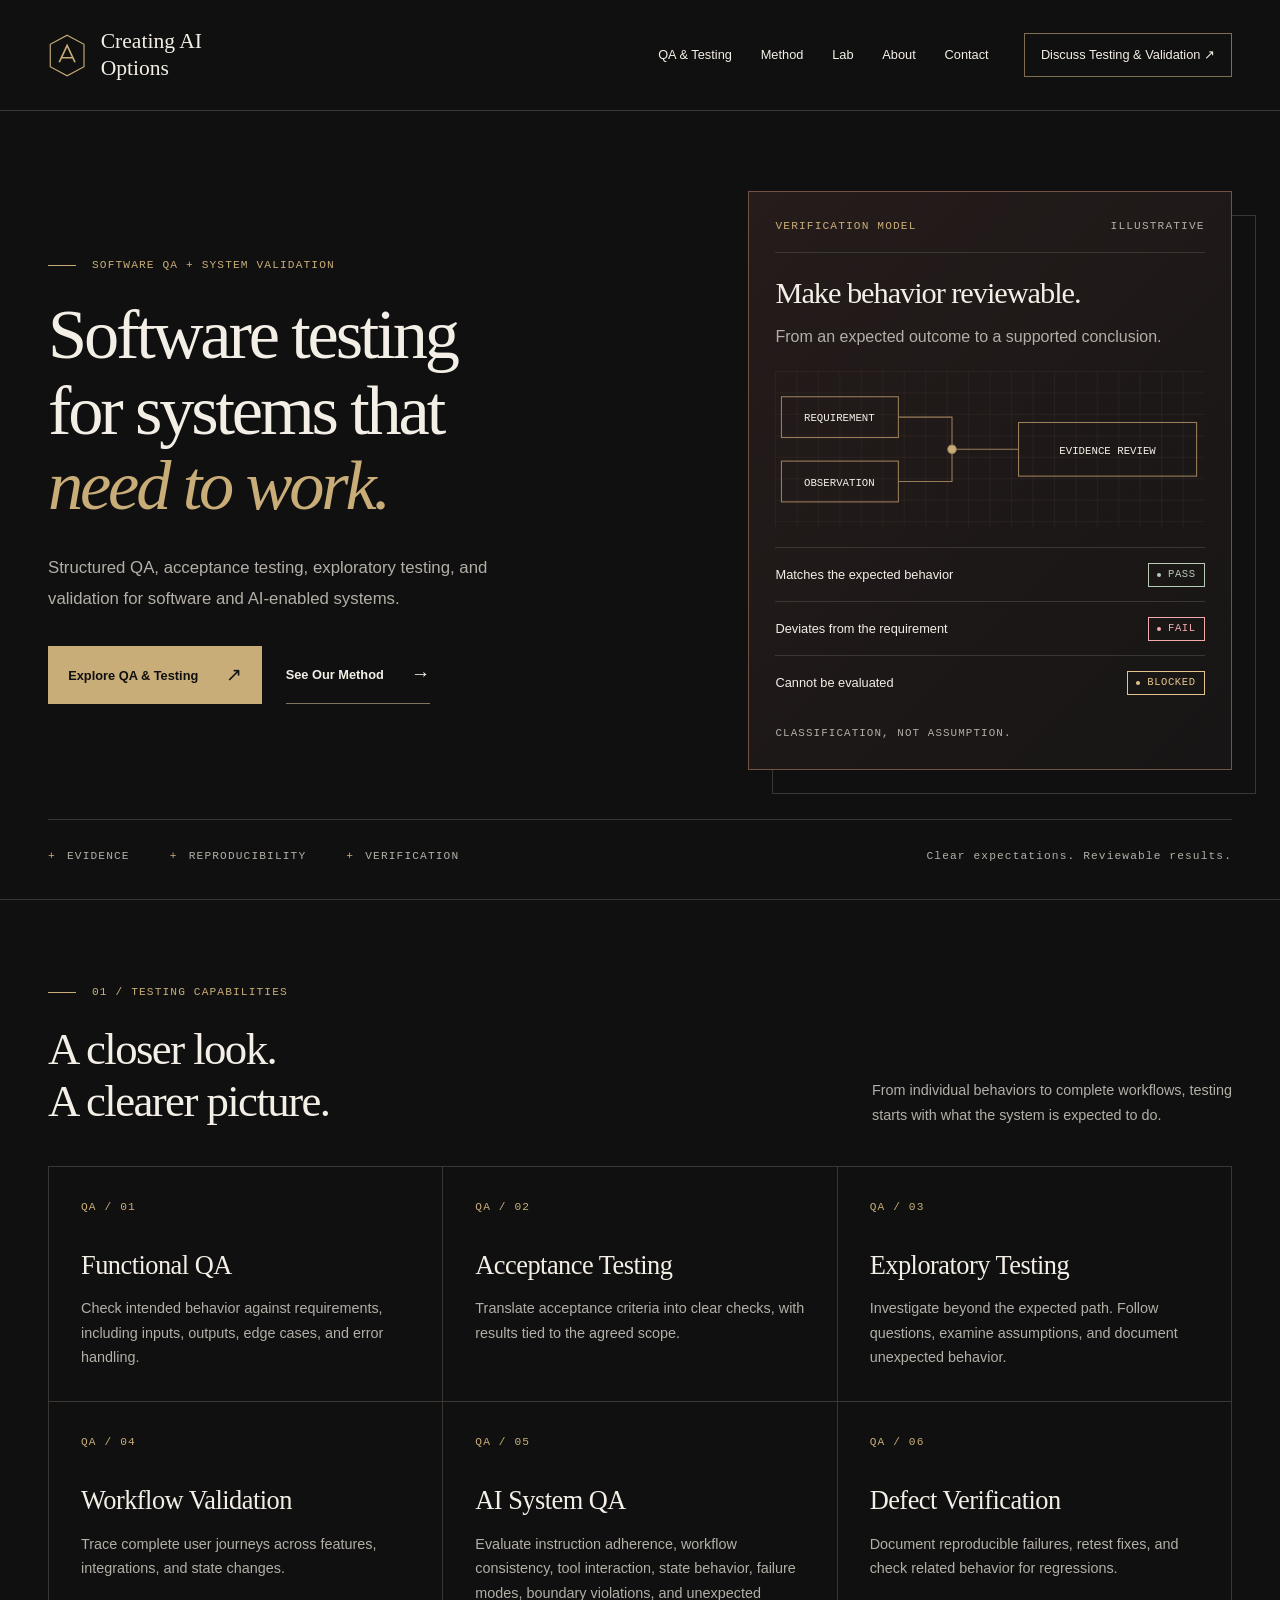
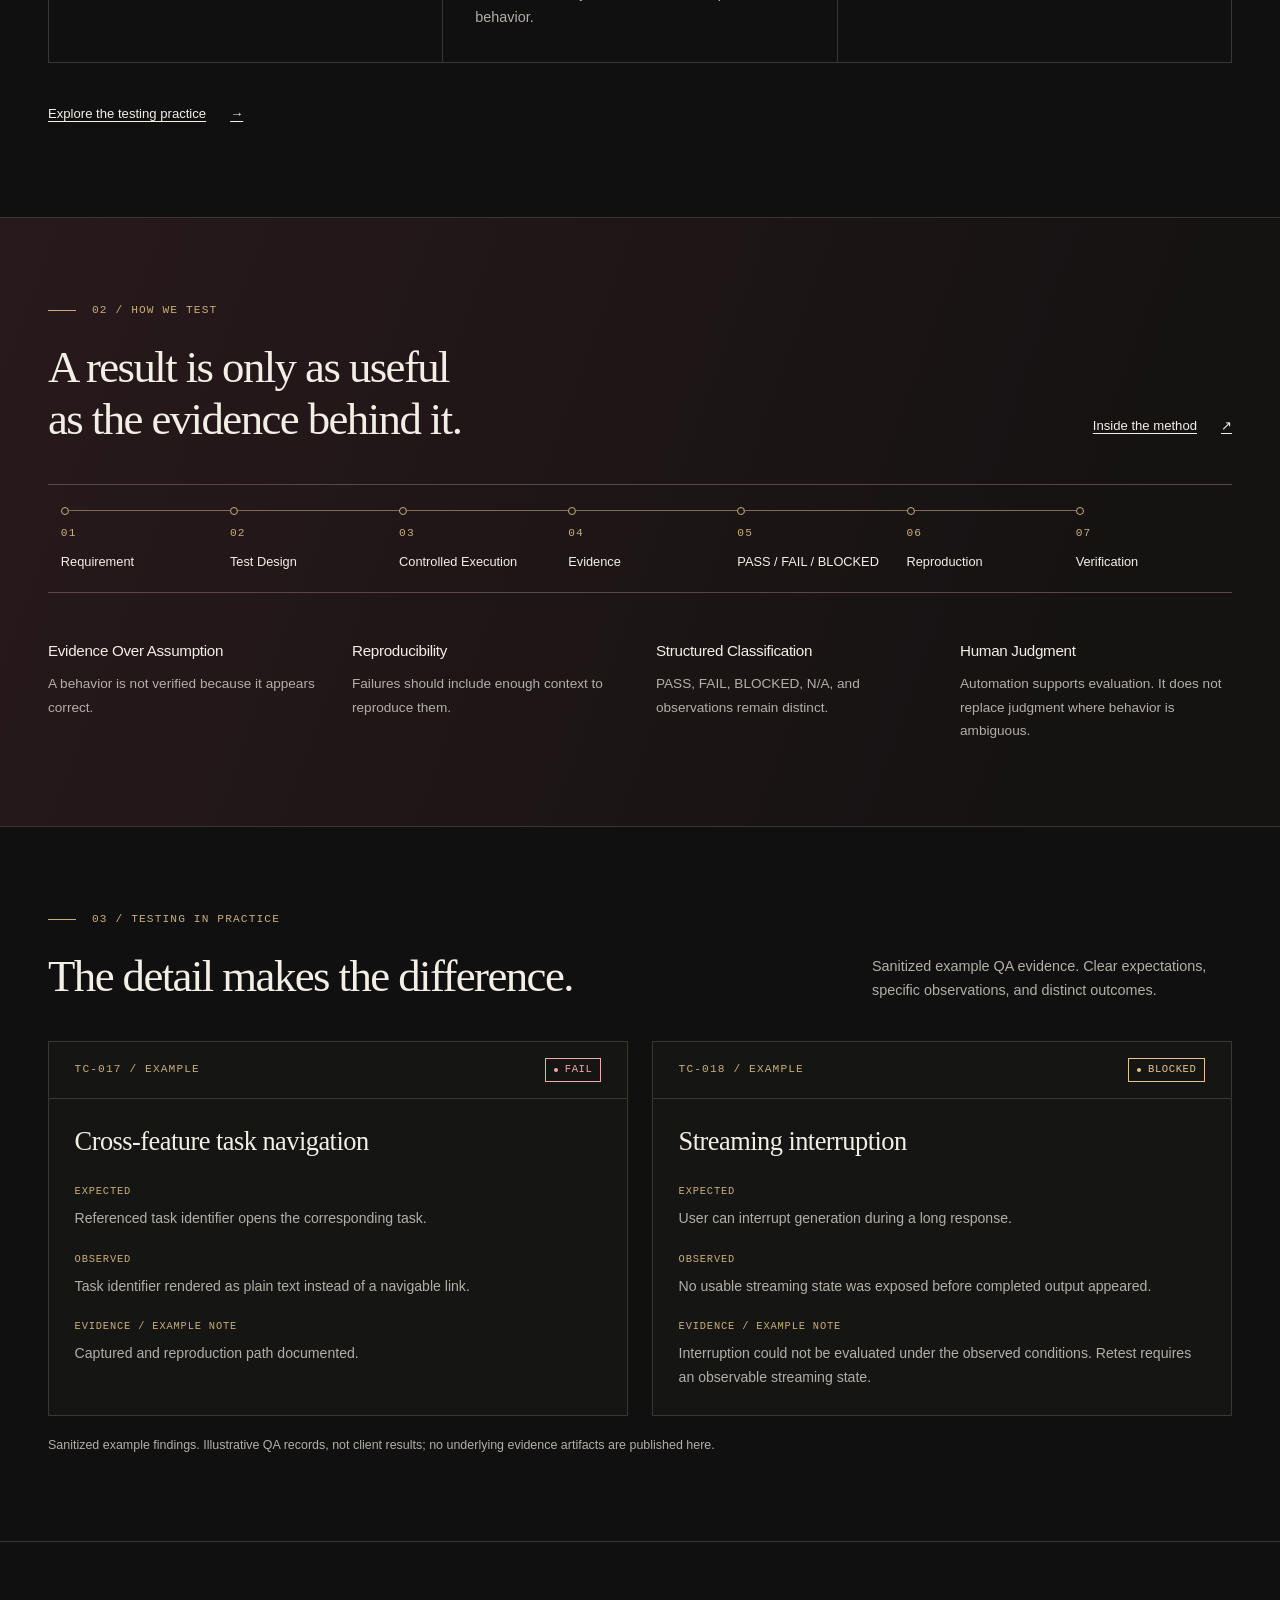
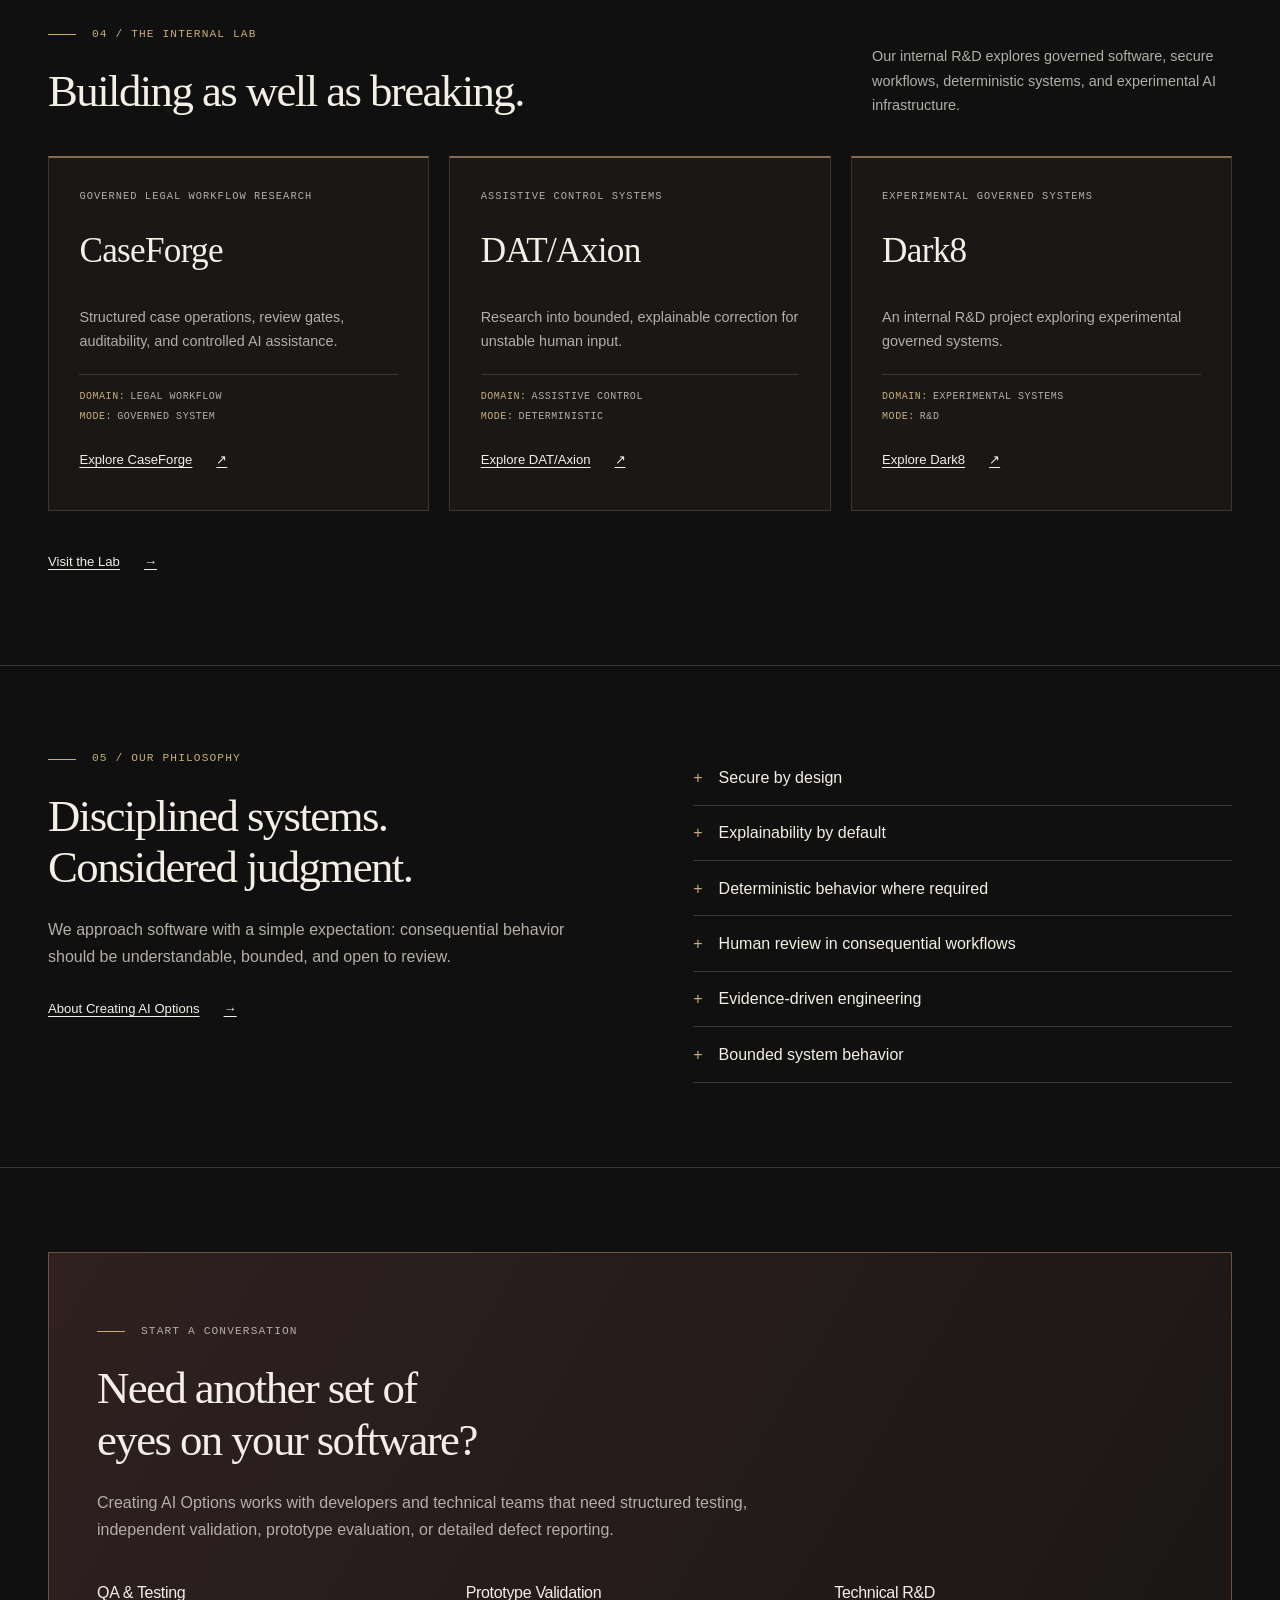
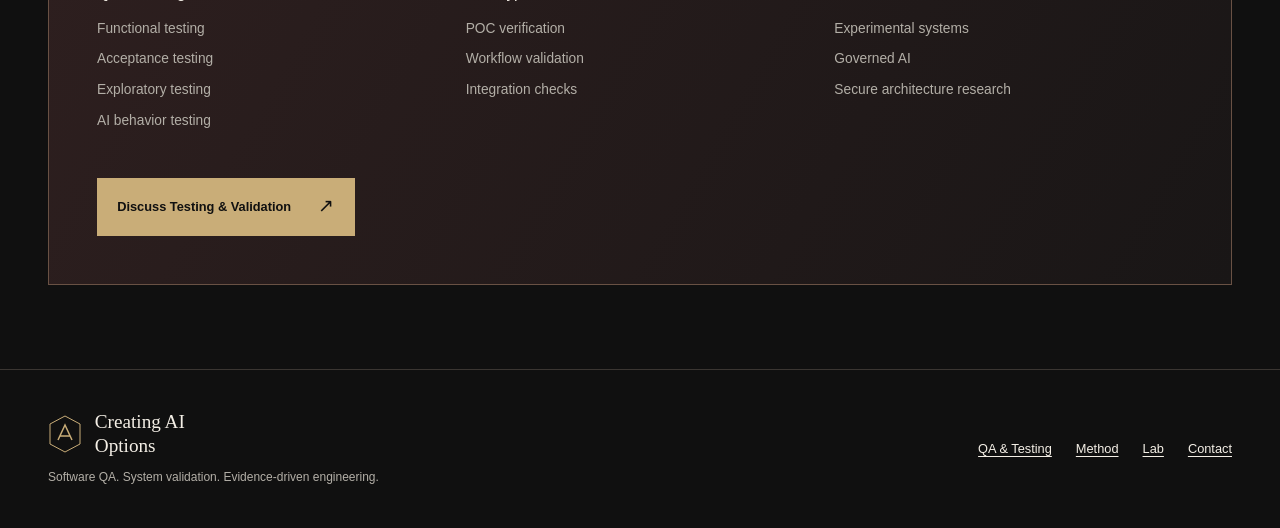
<file: index.html>
<!DOCTYPE html>
<html lang="en">
<head>
  <meta charset="utf-8">
  <meta name="viewport" content="width=device-width, initial-scale=1">
  <meta name="color-scheme" content="dark">
  <meta name="theme-color" content="#101010">
  <title>Software QA + System Validation | Creating AI Options</title>
  <meta name="description" content="Structured QA, acceptance testing, exploratory testing, and validation for software and AI-enabled systems. Discover Creating AI Options.">
  <!-- Path-only canonical placeholder: prepend the approved production origin before publishing. -->
  <link rel="canonical" href="/">
  <meta property="og:site_name" content="Creating AI Options">
  <meta property="og:type" content="website">
  <meta property="og:title" content="Software QA + System Validation | Creating AI Options">
  <meta property="og:description" content="Structured QA, acceptance testing, exploratory testing, and validation for software and AI-enabled systems. Discover Creating AI Options.">
  <meta property="og:url" content="/">
  <link rel="icon" href="/assets/images/favicon.svg" type="image/svg+xml">
  <link rel="stylesheet" href="/assets/css/main.css">
  <script src="/assets/js/main.js" defer></script>
</head>
<body class="home">
  <a class="skip-link" href="#main">Skip to content</a>
  <header class="site-header">
    <div class="container header-inner">
      <a class="brand" href="/" aria-label="Creating AI Options — home"><svg class="brand-symbol" width="34" height="40" viewBox="0 0 34 40" fill="none" aria-hidden="true"><path d="M17 2 32 10v20L17 38 2 30V10Z" stroke="currentColor"/><path d="m10 26 7-15 7 15M12 22h10" stroke="currentColor" stroke-width="1.5"/></svg><span class="brand-name">Creating AI Options</span></a>
      <button class="menu-toggle" type="button" aria-expanded="false" aria-controls="site-navigation" hidden>Menu <span aria-hidden="true">+</span></button>
      <nav class="site-nav" id="site-navigation" aria-label="Main navigation">
        <div class="nav-links"><a href="/qa/">QA &amp; Testing</a><a href="/method/">Method</a><a href="/lab/">Lab</a><a href="/about/">About</a><a href="/contact/">Contact</a><a class="header-cta" href="/contact/#project-enquiry">Discuss Testing &amp; Validation <span aria-hidden="true">↗</span></a></div>
      </nav>
    </div>
  </header>
  <main id="main" tabindex="-1">
<section class="hero"><div class="container"><div class="hero-layout"><div class="hero-copy"><p class="eyebrow section-label">Software QA + System Validation</p><h1>Software testing for systems that <em>need to work.</em></h1><p class="lede">Structured QA, acceptance testing, exploratory testing, and validation for software and AI-enabled systems.</p><div class="actions"><a class="btn btn-primary" href="/qa/">Explore QA &amp; Testing <span class="arrow" aria-hidden="true">↗</span></a><a class="btn btn-secondary" href="/method/">See Our Method <span class="arrow" aria-hidden="true">→</span></a></div></div>
<aside class="instrument" aria-label="Illustrative verification model"><div class="instrument-header"><span class="mono gold">VERIFICATION MODEL</span><span class="mono muted">ILLUSTRATIVE</span></div><h2>Make behavior reviewable.</h2><p class="muted">From an expected outcome to a supported conclusion.</p>
<svg class="diagram" viewBox="0 0 400 146" role="img" aria-labelledby="diagram-title"><title id="diagram-title">Requirement and observed behavior feed into an evidence review.</title><defs><pattern id="qa-grid" width="20" height="20" patternUnits="userSpaceOnUse"><path d="M20 0H0V20" fill="none" stroke="#443632" stroke-width=".5"/></pattern></defs><rect width="400" height="146" fill="url(#qa-grid)"/><g stroke="#9a7e59" fill="none"><path d="M115 43h50v30h62M115 103h50V73"/><rect x="6" y="24" width="109" height="38"/><rect x="6" y="84" width="109" height="38"/><rect x="227" y="48" width="166" height="50"/><circle cx="165" cy="73" r="4" fill="#c9ad78"/></g><g fill="#f4efe6" font-family="Consolas, monospace" font-size="10" text-anchor="middle"><text x="60" y="47">REQUIREMENT</text><text x="60" y="107">OBSERVATION</text><text x="310" y="77">EVIDENCE REVIEW</text></g></svg>
<div class="instrument-row"><span>Matches the expected behavior</span><span class="status status-pass">PASS</span></div><div class="instrument-row"><span>Deviates from the requirement</span><span class="status status-fail">FAIL</span></div><div class="instrument-row"><span>Cannot be evaluated</span><span class="status status-blocked">BLOCKED</span></div><p class="instrument-note mono">CLASSIFICATION, NOT ASSUMPTION.</p></aside></div>
<div class="trust-strip"><span class="mono">EVIDENCE</span><span class="mono">REPRODUCIBILITY</span><span class="mono">VERIFICATION</span><span class="mono strip-note">Clear expectations. Reviewable results.</span></div></div></section><section class="section"><div class="container"><div class="section-heading"><div><p class="eyebrow section-label">01 / Testing capabilities</p><h2>A closer look.<br>A clearer picture.</h2></div><p>From individual behaviors to complete workflows, testing starts with what the system is expected to do.</p></div><div class="grid-three capabilities"><article class="capability"><p class="mono">QA / 01</p><h3>Functional QA</h3><p>Check intended behavior against requirements, including inputs, outputs, edge cases, and error handling.</p></article><article class="capability"><p class="mono">QA / 02</p><h3>Acceptance Testing</h3><p>Translate acceptance criteria into clear checks, with results tied to the agreed scope.</p></article><article class="capability"><p class="mono">QA / 03</p><h3>Exploratory Testing</h3><p>Investigate beyond the expected path. Follow questions, examine assumptions, and document unexpected behavior.</p></article><article class="capability"><p class="mono">QA / 04</p><h3>Workflow Validation</h3><p>Trace complete user journeys across features, integrations, and state changes.</p></article><article class="capability"><p class="mono">QA / 05</p><h3>AI System QA</h3><p>Evaluate instruction adherence, workflow consistency, tool interaction, state behavior, failure modes, boundary violations, and unexpected behavior.</p></article><article class="capability"><p class="mono">QA / 06</p><h3>Defect Verification</h3><p>Document reproducible failures, retest fixes, and check related behavior for regressions.</p></article></div><div class="actions"><a class="text-link" href="/qa/">Explore the testing practice <span aria-hidden="true">→</span></a></div></div></section><section class="section wine-section"><div class="container"><div class="section-heading"><div><p class="eyebrow section-label">02 / How we test</p><h2>A result is only as useful<br>as the evidence behind it.</h2></div><a class="text-link" href="/method/">Inside the method <span aria-hidden="true">↗</span></a></div><ol class="process" aria-label="Testing process"><li><span class="mono">01</span>Requirement</li><li><span class="mono">02</span>Test Design</li><li><span class="mono">03</span>Controlled Execution</li><li><span class="mono">04</span>Evidence</li><li><span class="mono">05</span>PASS / FAIL / BLOCKED</li><li><span class="mono">06</span>Reproduction</li><li><span class="mono">07</span>Verification</li></ol><div class="principles"><article><h3>Evidence Over Assumption</h3><p>A behavior is not verified because it appears correct.</p></article><article><h3>Reproducibility</h3><p>Failures should include enough context to reproduce them.</p></article><article><h3>Structured Classification</h3><p>PASS, FAIL, BLOCKED, N/A, and observations remain distinct.</p></article><article><h3>Human Judgment</h3><p>Automation supports evaluation. It does not replace judgment where behavior is ambiguous.</p></article></div></div></section><section class="section"><div class="container"><div class="section-heading"><div><p class="eyebrow section-label">03 / Testing in practice</p><h2>The detail makes the difference.</h2></div><p>Sanitized example QA evidence. Clear expectations, specific observations, and distinct outcomes.</p></div><div class="grid-two"><article class="qa-record"><div class="record-top"><span class="mono">TC-017 / EXAMPLE</span><span class="status status-fail"><span class="visually-hidden">Result: </span>FAIL</span></div><div class="record-body"><h3>Cross-feature task navigation</h3><dl><dt>EXPECTED</dt><dd>Referenced task identifier opens the corresponding task.</dd><dt>OBSERVED</dt><dd>Task identifier rendered as plain text instead of a navigable link.</dd><dt>EVIDENCE / EXAMPLE NOTE</dt><dd>Captured and reproduction path documented.</dd></dl></div></article><article class="qa-record"><div class="record-top"><span class="mono">TC-018 / EXAMPLE</span><span class="status status-blocked"><span class="visually-hidden">Result: </span>BLOCKED</span></div><div class="record-body"><h3>Streaming interruption</h3><dl><dt>EXPECTED</dt><dd>User can interrupt generation during a long response.</dd><dt>OBSERVED</dt><dd>No usable streaming state was exposed before completed output appeared.</dd><dt>EVIDENCE / EXAMPLE NOTE</dt><dd>Interruption could not be evaluated under the observed conditions. Retest requires an observable streaming state.</dd></dl></div></article></div><p class="section-footnote">Sanitized example findings. Illustrative QA records, not client results; no underlying evidence artifacts are published here.</p></div></section><section class="section"><div class="container"><div class="section-heading"><div><p class="eyebrow section-label">04 / The internal lab</p><h2>Building as well as breaking.</h2></div><p>Our internal R&amp;D explores governed software, secure workflows, deterministic systems, and experimental AI infrastructure.</p></div><div class="grid-three project-grid"><article class="card project-card"><p class="eyebrow">Governed legal workflow research</p><h3>CaseForge</h3><p>Structured case operations, review gates, auditability, and controlled AI assistance.</p><dl class="project-card-meta mono"><div><dt>DOMAIN:</dt><dd>LEGAL WORKFLOW</dd></div><div><dt>MODE:</dt><dd>GOVERNED SYSTEM</dd></div></dl><a class="text-link" href="/lab/caseforge/">Explore CaseForge <span aria-hidden="true">↗</span></a></article><article class="card project-card"><p class="eyebrow">Assistive control systems</p><h3>DAT/Axion</h3><p>Research into bounded, explainable correction for unstable human input.</p><dl class="project-card-meta mono"><div><dt>DOMAIN:</dt><dd>ASSISTIVE CONTROL</dd></div><div><dt>MODE:</dt><dd>DETERMINISTIC</dd></div></dl><a class="text-link" href="/lab/dat-axion/">Explore DAT/Axion <span aria-hidden="true">↗</span></a></article><article class="card project-card"><p class="eyebrow">Experimental governed systems</p><h3>Dark8</h3><p>An internal R&amp;D project exploring experimental governed systems.</p><dl class="project-card-meta mono"><div><dt>DOMAIN:</dt><dd>EXPERIMENTAL SYSTEMS</dd></div><div><dt>MODE:</dt><dd>R&amp;D</dd></div></dl><a class="text-link" href="/lab/dark8/">Explore Dark8 <span aria-hidden="true">↗</span></a></article></div><div class="actions"><a class="text-link" href="/lab/">Visit the Lab <span aria-hidden="true">→</span></a></div></div></section><section class="section"><div class="container split"><div><p class="eyebrow section-label">05 / Our philosophy</p><h2>Disciplined systems.<br>Considered judgment.</h2><p class="muted">We approach software with a simple expectation: consequential behavior should be understandable, bounded, and open to review.</p><a class="text-link" href="/about/">About Creating AI Options <span aria-hidden="true">→</span></a></div><ul class="values"><li>Secure by design</li><li>Explainability by default</li><li>Deterministic behavior where required</li><li>Human review in consequential workflows</li><li>Evidence-driven engineering</li><li>Bounded system behavior</li></ul></div></section><section class="section"><div class="container"><div class="contact-band"><p class="eyebrow section-label">Start a conversation</p><h2>Need another set of eyes on your software?</h2><p>Creating AI Options works with developers and technical teams that need structured testing, independent validation, prototype evaluation, or detailed defect reporting.</p><div class="grid-three engagements"><div><h3>QA &amp; Testing</h3><ul><li>Functional testing</li><li>Acceptance testing</li><li>Exploratory testing</li><li>AI behavior testing</li></ul></div><div><h3>Prototype Validation</h3><ul><li>POC verification</li><li>Workflow validation</li><li>Integration checks</li></ul></div><div><h3>Technical R&amp;D</h3><ul><li>Experimental systems</li><li>Governed AI</li><li>Secure architecture research</li></ul></div></div><div class="actions"><a class="btn btn-primary" href="/contact/#project-enquiry">Discuss Testing &amp; Validation <span class="arrow" aria-hidden="true">↗</span></a></div></div></div></section>
  </main>
  <footer class="site-footer">
    <div class="container footer-inner">
      <div><a class="brand" href="/"><svg class="brand-symbol" width="34" height="40" viewBox="0 0 34 40" fill="none" aria-hidden="true"><path d="M17 2 32 10v20L17 38 2 30V10Z" stroke="currentColor"/><path d="m10 26 7-15 7 15M12 22h10" stroke="currentColor" stroke-width="1.5"/></svg><span class="brand-name">Creating AI Options</span></a><p class="footer-note">Software QA. System validation. Evidence-driven engineering.</p></div>
      <nav class="footer-links" aria-label="Footer navigation"><a href="/qa/">QA &amp; Testing</a><a href="/method/">Method</a><a href="/lab/">Lab</a><a href="/contact/">Contact</a></nav>
    </div>
  </footer>
</body>
</html>
</file>
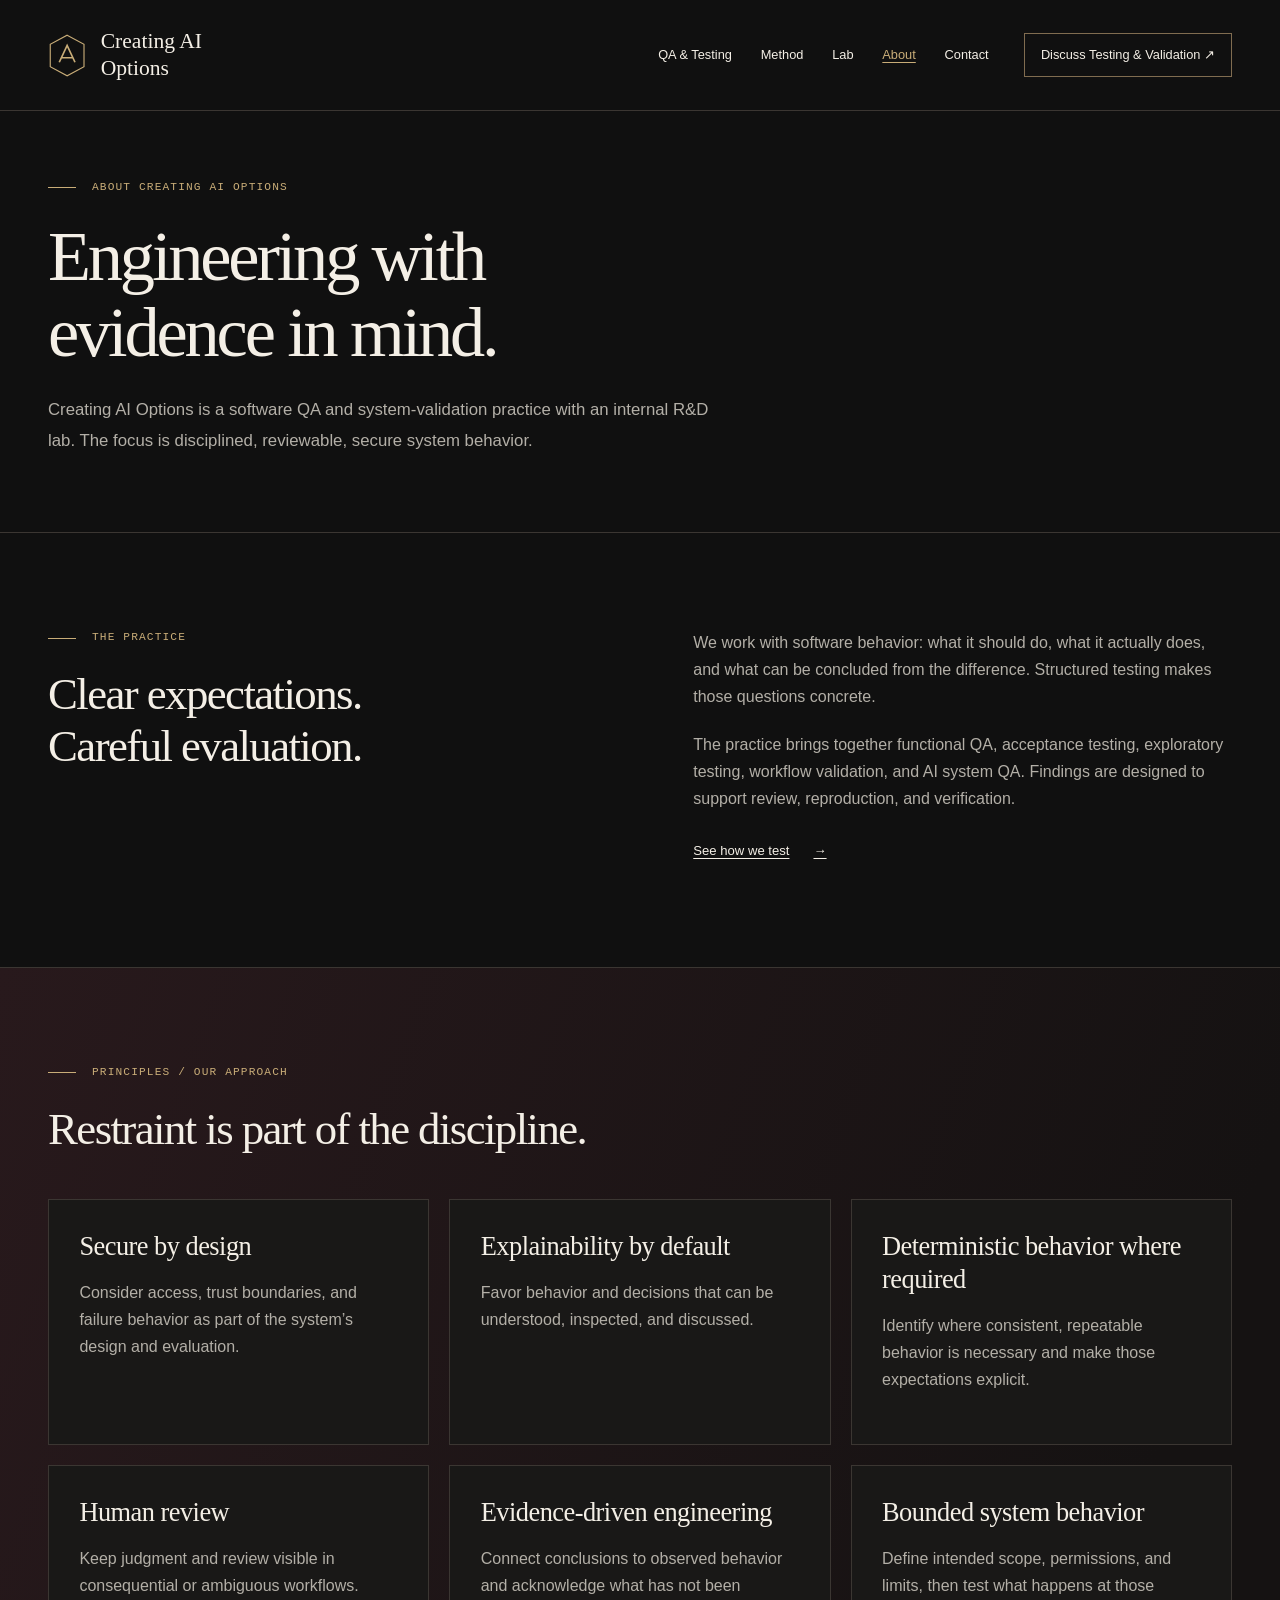
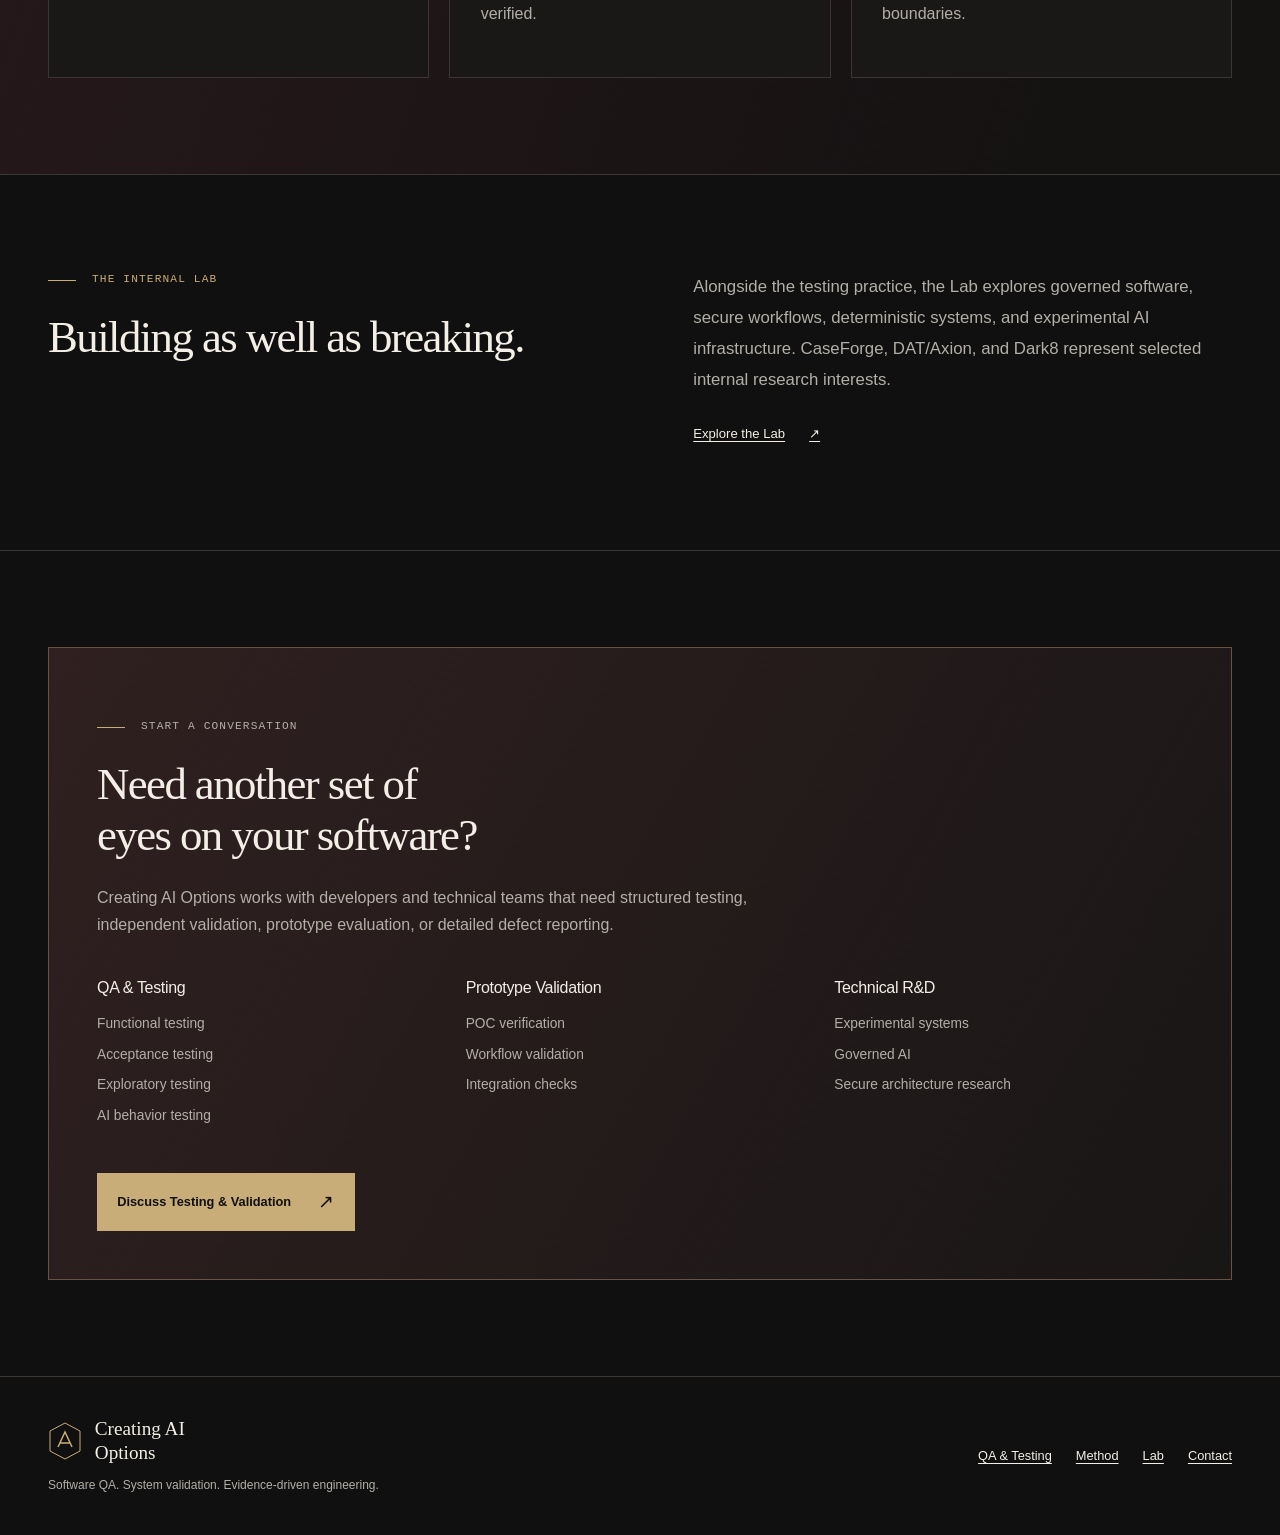
<file: about/index.html>
<!DOCTYPE html>
<html lang="en">
<head>
  <meta charset="utf-8">
  <meta name="viewport" content="width=device-width, initial-scale=1">
  <meta name="color-scheme" content="dark">
  <meta name="theme-color" content="#101010">
  <title>About the QA &amp; System-Validation Practice | Creating AI Options</title>
  <meta name="description" content="Creating AI Options is a QA and system-validation practice with an internal R&amp;D lab, focused on disciplined, reviewable, secure system behavior.">
  <!-- Path-only canonical placeholder: prepend the approved production origin before publishing. -->
  <link rel="canonical" href="/about/">
  <meta property="og:site_name" content="Creating AI Options">
  <meta property="og:type" content="website">
  <meta property="og:title" content="About the QA &amp; System-Validation Practice | Creating AI Options">
  <meta property="og:description" content="Creating AI Options is a QA and system-validation practice with an internal R&amp;D lab, focused on disciplined, reviewable, secure system behavior.">
  <meta property="og:url" content="/about/">
  <link rel="icon" href="/assets/images/favicon.svg" type="image/svg+xml">
  <link rel="stylesheet" href="/assets/css/main.css">
  <script src="/assets/js/main.js" defer></script>
</head>
<body>
  <a class="skip-link" href="#main">Skip to content</a>
  <header class="site-header">
    <div class="container header-inner">
      <a class="brand" href="/" aria-label="Creating AI Options — home"><svg class="brand-symbol" width="34" height="40" viewBox="0 0 34 40" fill="none" aria-hidden="true"><path d="M17 2 32 10v20L17 38 2 30V10Z" stroke="currentColor"/><path d="m10 26 7-15 7 15M12 22h10" stroke="currentColor" stroke-width="1.5"/></svg><span class="brand-name">Creating AI Options</span></a>
      <button class="menu-toggle" type="button" aria-expanded="false" aria-controls="site-navigation" hidden>Menu <span aria-hidden="true">+</span></button>
      <nav class="site-nav" id="site-navigation" aria-label="Main navigation">
        <div class="nav-links"><a href="/qa/">QA &amp; Testing</a><a href="/method/">Method</a><a href="/lab/">Lab</a><a href="/about/" aria-current="page">About</a><a href="/contact/">Contact</a><a class="header-cta" href="/contact/#project-enquiry">Discuss Testing &amp; Validation <span aria-hidden="true">↗</span></a></div>
      </nav>
    </div>
  </header>
  <main id="main" tabindex="-1">
<section class="page-hero"><div class="container"><p class="eyebrow section-label">About Creating AI Options</p><h1>Engineering with<br>evidence in mind.</h1><p class="lede">Creating AI Options is a software QA and system-validation practice with an internal R&amp;D lab. The focus is disciplined, reviewable, secure system behavior.</p></div></section><section class="section"><div class="container split"><div><p class="eyebrow section-label">The practice</p><h2>Clear expectations.<br>Careful evaluation.</h2></div><div class="prose"><p>We work with software behavior: what it should do, what it actually does, and what can be concluded from the difference. Structured testing makes those questions concrete.</p><p>The practice brings together functional QA, acceptance testing, exploratory testing, workflow validation, and AI system QA. Findings are designed to support review, reproduction, and verification.</p><a class="text-link" href="/method/">See how we test <span aria-hidden="true">→</span></a></div></div></section><section class="section wine-section"><div class="container"><div class="section-heading"><div><p class="eyebrow section-label">Principles / Our approach</p><h2>Restraint is part of the discipline.</h2></div></div><div class="grid-three"><article class="card"><h3>Secure by design</h3><p class="muted">Consider access, trust boundaries, and failure behavior as part of the system’s design and evaluation.</p></article><article class="card"><h3>Explainability by default</h3><p class="muted">Favor behavior and decisions that can be understood, inspected, and discussed.</p></article><article class="card"><h3>Deterministic behavior where required</h3><p class="muted">Identify where consistent, repeatable behavior is necessary and make those expectations explicit.</p></article><article class="card"><h3>Human review</h3><p class="muted">Keep judgment and review visible in consequential or ambiguous workflows.</p></article><article class="card"><h3>Evidence-driven engineering</h3><p class="muted">Connect conclusions to observed behavior and acknowledge what has not been verified.</p></article><article class="card"><h3>Bounded system behavior</h3><p class="muted">Define intended scope, permissions, and limits, then test what happens at those boundaries.</p></article></div></div></section><section class="section"><div class="container split"><div><p class="eyebrow section-label">The internal lab</p><h2>Building as well as breaking.</h2></div><div><p class="lede">Alongside the testing practice, the Lab explores governed software, secure workflows, deterministic systems, and experimental AI infrastructure. CaseForge, DAT/Axion, and Dark8 represent selected internal research interests.</p><a class="text-link" href="/lab/">Explore the Lab <span aria-hidden="true">↗</span></a></div></div></section><section class="section"><div class="container"><div class="contact-band"><p class="eyebrow section-label">Start a conversation</p><h2>Need another set of eyes on your software?</h2><p>Creating AI Options works with developers and technical teams that need structured testing, independent validation, prototype evaluation, or detailed defect reporting.</p><div class="grid-three engagements"><div><h3>QA &amp; Testing</h3><ul><li>Functional testing</li><li>Acceptance testing</li><li>Exploratory testing</li><li>AI behavior testing</li></ul></div><div><h3>Prototype Validation</h3><ul><li>POC verification</li><li>Workflow validation</li><li>Integration checks</li></ul></div><div><h3>Technical R&amp;D</h3><ul><li>Experimental systems</li><li>Governed AI</li><li>Secure architecture research</li></ul></div></div><div class="actions"><a class="btn btn-primary" href="/contact/#project-enquiry">Discuss Testing &amp; Validation <span class="arrow" aria-hidden="true">↗</span></a></div></div></div></section>
  </main>
  <footer class="site-footer">
    <div class="container footer-inner">
      <div><a class="brand" href="/"><svg class="brand-symbol" width="34" height="40" viewBox="0 0 34 40" fill="none" aria-hidden="true"><path d="M17 2 32 10v20L17 38 2 30V10Z" stroke="currentColor"/><path d="m10 26 7-15 7 15M12 22h10" stroke="currentColor" stroke-width="1.5"/></svg><span class="brand-name">Creating AI Options</span></a><p class="footer-note">Software QA. System validation. Evidence-driven engineering.</p></div>
      <nav class="footer-links" aria-label="Footer navigation"><a href="/qa/">QA &amp; Testing</a><a href="/method/">Method</a><a href="/lab/">Lab</a><a href="/contact/">Contact</a></nav>
    </div>
  </footer>
</body>
</html>
</file>
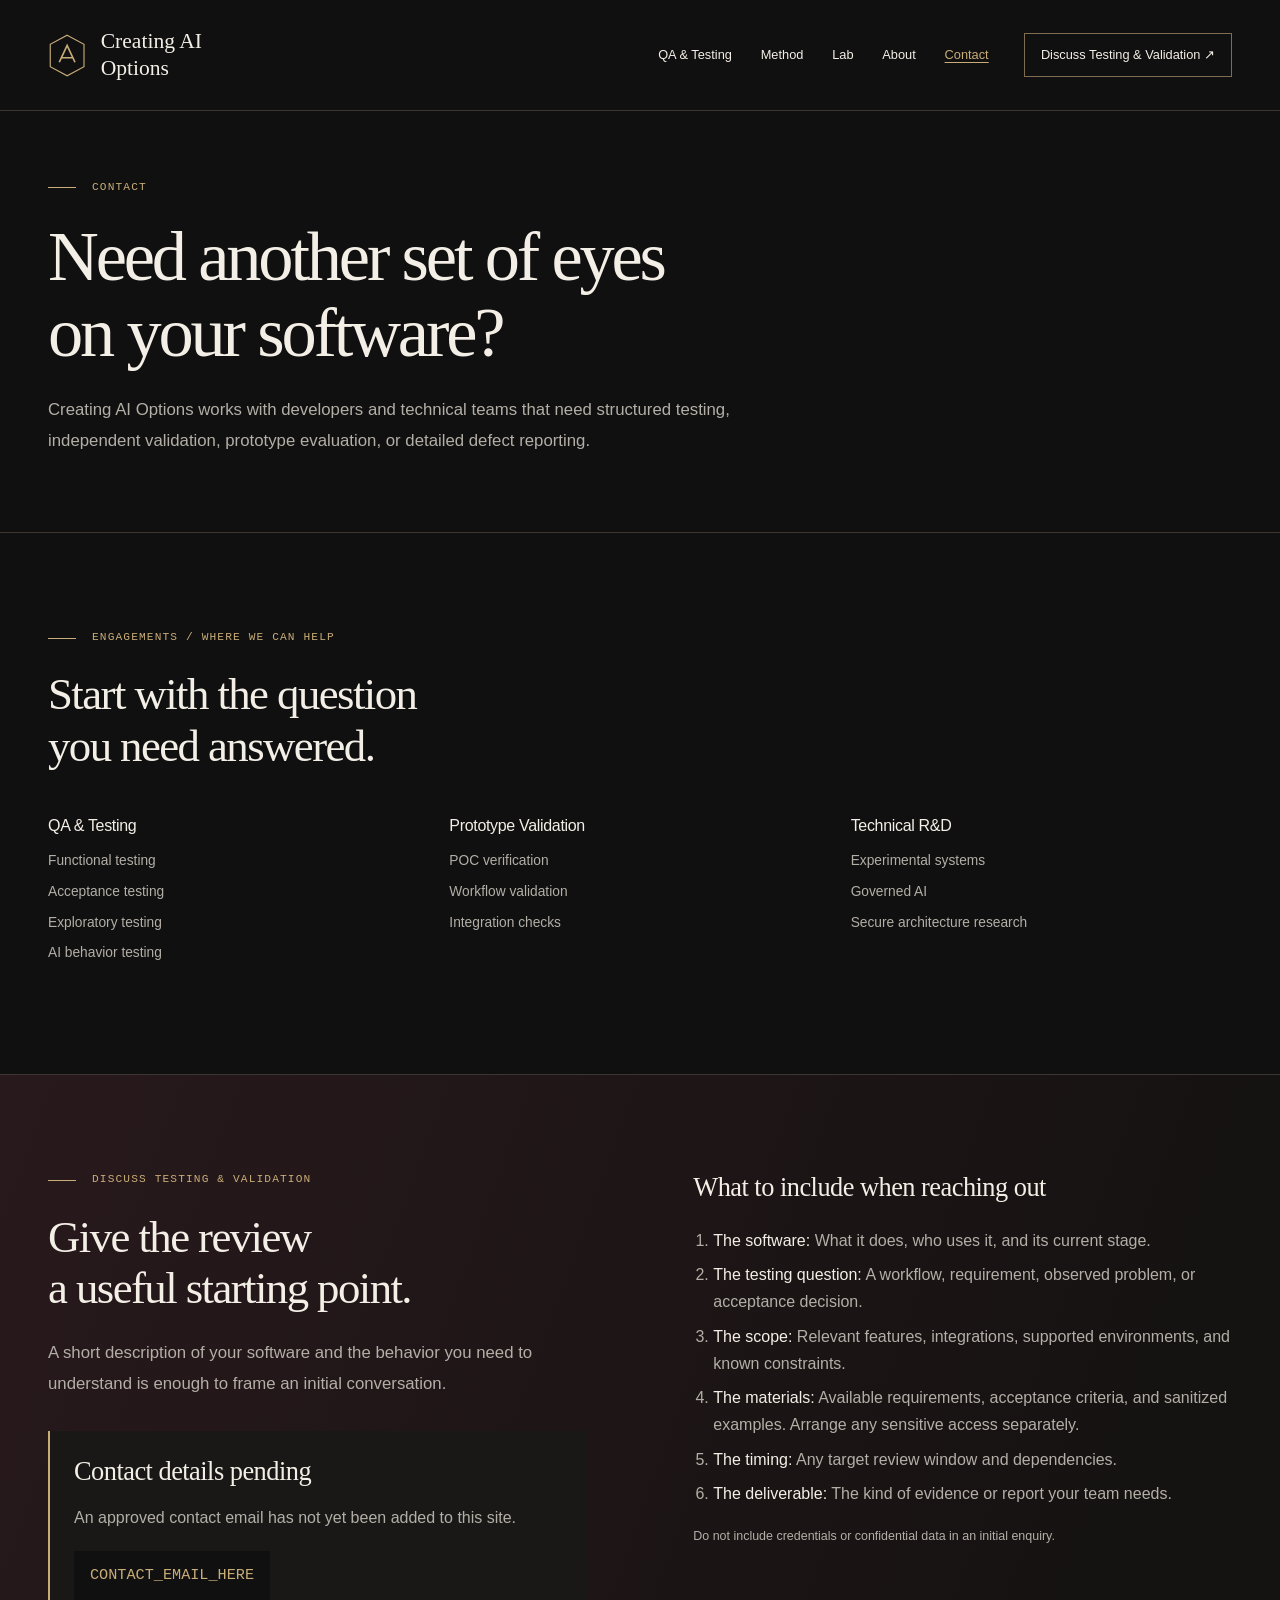
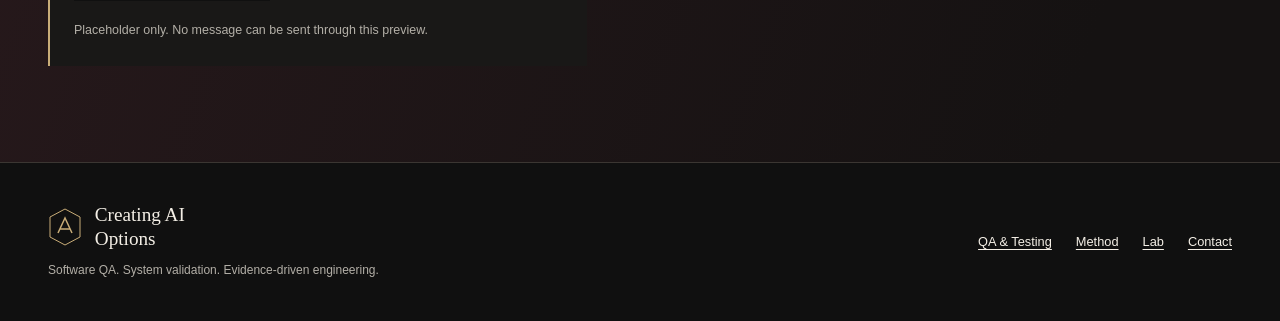
<file: contact/index.html>
<!DOCTYPE html>
<html lang="en">
<head>
  <meta charset="utf-8">
  <meta name="viewport" content="width=device-width, initial-scale=1">
  <meta name="color-scheme" content="dark">
  <meta name="theme-color" content="#101010">
  <title>Discuss Testing &amp; Validation | Creating AI Options</title>
  <meta name="description" content="Discuss structured QA, prototype validation, or technical R&amp;D with Creating AI Options. Find engagement categories and what to include in an enquiry.">
  <!-- Path-only canonical placeholder: prepend the approved production origin before publishing. -->
  <link rel="canonical" href="/contact/">
  <meta property="og:site_name" content="Creating AI Options">
  <meta property="og:type" content="website">
  <meta property="og:title" content="Discuss Testing &amp; Validation | Creating AI Options">
  <meta property="og:description" content="Discuss structured QA, prototype validation, or technical R&amp;D with Creating AI Options. Find engagement categories and what to include in an enquiry.">
  <meta property="og:url" content="/contact/">
  <link rel="icon" href="/assets/images/favicon.svg" type="image/svg+xml">
  <link rel="stylesheet" href="/assets/css/main.css">
  <script src="/assets/js/main.js" defer></script>
</head>
<body>
  <a class="skip-link" href="#main">Skip to content</a>
  <header class="site-header">
    <div class="container header-inner">
      <a class="brand" href="/" aria-label="Creating AI Options — home"><svg class="brand-symbol" width="34" height="40" viewBox="0 0 34 40" fill="none" aria-hidden="true"><path d="M17 2 32 10v20L17 38 2 30V10Z" stroke="currentColor"/><path d="m10 26 7-15 7 15M12 22h10" stroke="currentColor" stroke-width="1.5"/></svg><span class="brand-name">Creating AI Options</span></a>
      <button class="menu-toggle" type="button" aria-expanded="false" aria-controls="site-navigation" hidden>Menu <span aria-hidden="true">+</span></button>
      <nav class="site-nav" id="site-navigation" aria-label="Main navigation">
        <div class="nav-links"><a href="/qa/">QA &amp; Testing</a><a href="/method/">Method</a><a href="/lab/">Lab</a><a href="/about/">About</a><a href="/contact/" aria-current="page">Contact</a><a class="header-cta" href="/contact/#project-enquiry">Discuss Testing &amp; Validation <span aria-hidden="true">↗</span></a></div>
      </nav>
    </div>
  </header>
  <main id="main" tabindex="-1">
<section class="page-hero"><div class="container"><p class="eyebrow section-label">Contact</p><h1>Need another set of eyes<br>on your software?</h1><p class="lede">Creating AI Options works with developers and technical teams that need structured testing, independent validation, prototype evaluation, or detailed defect reporting.</p></div></section><section class="section"><div class="container"><div class="section-heading"><div><p class="eyebrow section-label">Engagements / Where we can help</p><h2>Start with the question<br>you need answered.</h2></div></div><div class="grid-three engagements"><div><h3>QA &amp; Testing</h3><ul><li>Functional testing</li><li>Acceptance testing</li><li>Exploratory testing</li><li>AI behavior testing</li></ul></div><div><h3>Prototype Validation</h3><ul><li>POC verification</li><li>Workflow validation</li><li>Integration checks</li></ul></div><div><h3>Technical R&amp;D</h3><ul><li>Experimental systems</li><li>Governed AI</li><li>Secure architecture research</li></ul></div></div></div></section><section class="section wine-section" id="project-enquiry"><div class="container split"><div><p class="eyebrow section-label">Discuss Testing &amp; Validation</p><h2>Give the review<br>a useful starting point.</h2><p class="lede">A short description of your software and the behavior you need to understand is enough to frame an initial conversation.</p><div class="callout"><h3>Contact details pending</h3><p class="muted">An approved contact email has not yet been added to this site.</p><code class="email-placeholder">CONTACT_EMAIL_HERE</code><p class="section-footnote">Placeholder only. No message can be sent through this preview.</p></div></div><div><h3>What to include when reaching out</h3><ol class="detail-list"><li><strong>The software:</strong> What it does, who uses it, and its current stage.</li><li><strong>The testing question:</strong> A workflow, requirement, observed problem, or acceptance decision.</li><li><strong>The scope:</strong> Relevant features, integrations, supported environments, and known constraints.</li><li><strong>The materials:</strong> Available requirements, acceptance criteria, and sanitized examples. Arrange any sensitive access separately.</li><li><strong>The timing:</strong> Any target review window and dependencies.</li><li><strong>The deliverable:</strong> The kind of evidence or report your team needs.</li></ol><p class="section-footnote">Do not include credentials or confidential data in an initial enquiry.</p></div></div></section>
  </main>
  <footer class="site-footer">
    <div class="container footer-inner">
      <div><a class="brand" href="/"><svg class="brand-symbol" width="34" height="40" viewBox="0 0 34 40" fill="none" aria-hidden="true"><path d="M17 2 32 10v20L17 38 2 30V10Z" stroke="currentColor"/><path d="m10 26 7-15 7 15M12 22h10" stroke="currentColor" stroke-width="1.5"/></svg><span class="brand-name">Creating AI Options</span></a><p class="footer-note">Software QA. System validation. Evidence-driven engineering.</p></div>
      <nav class="footer-links" aria-label="Footer navigation"><a href="/qa/">QA &amp; Testing</a><a href="/method/">Method</a><a href="/lab/">Lab</a><a href="/contact/">Contact</a></nav>
    </div>
  </footer>
</body>
</html>
</file>
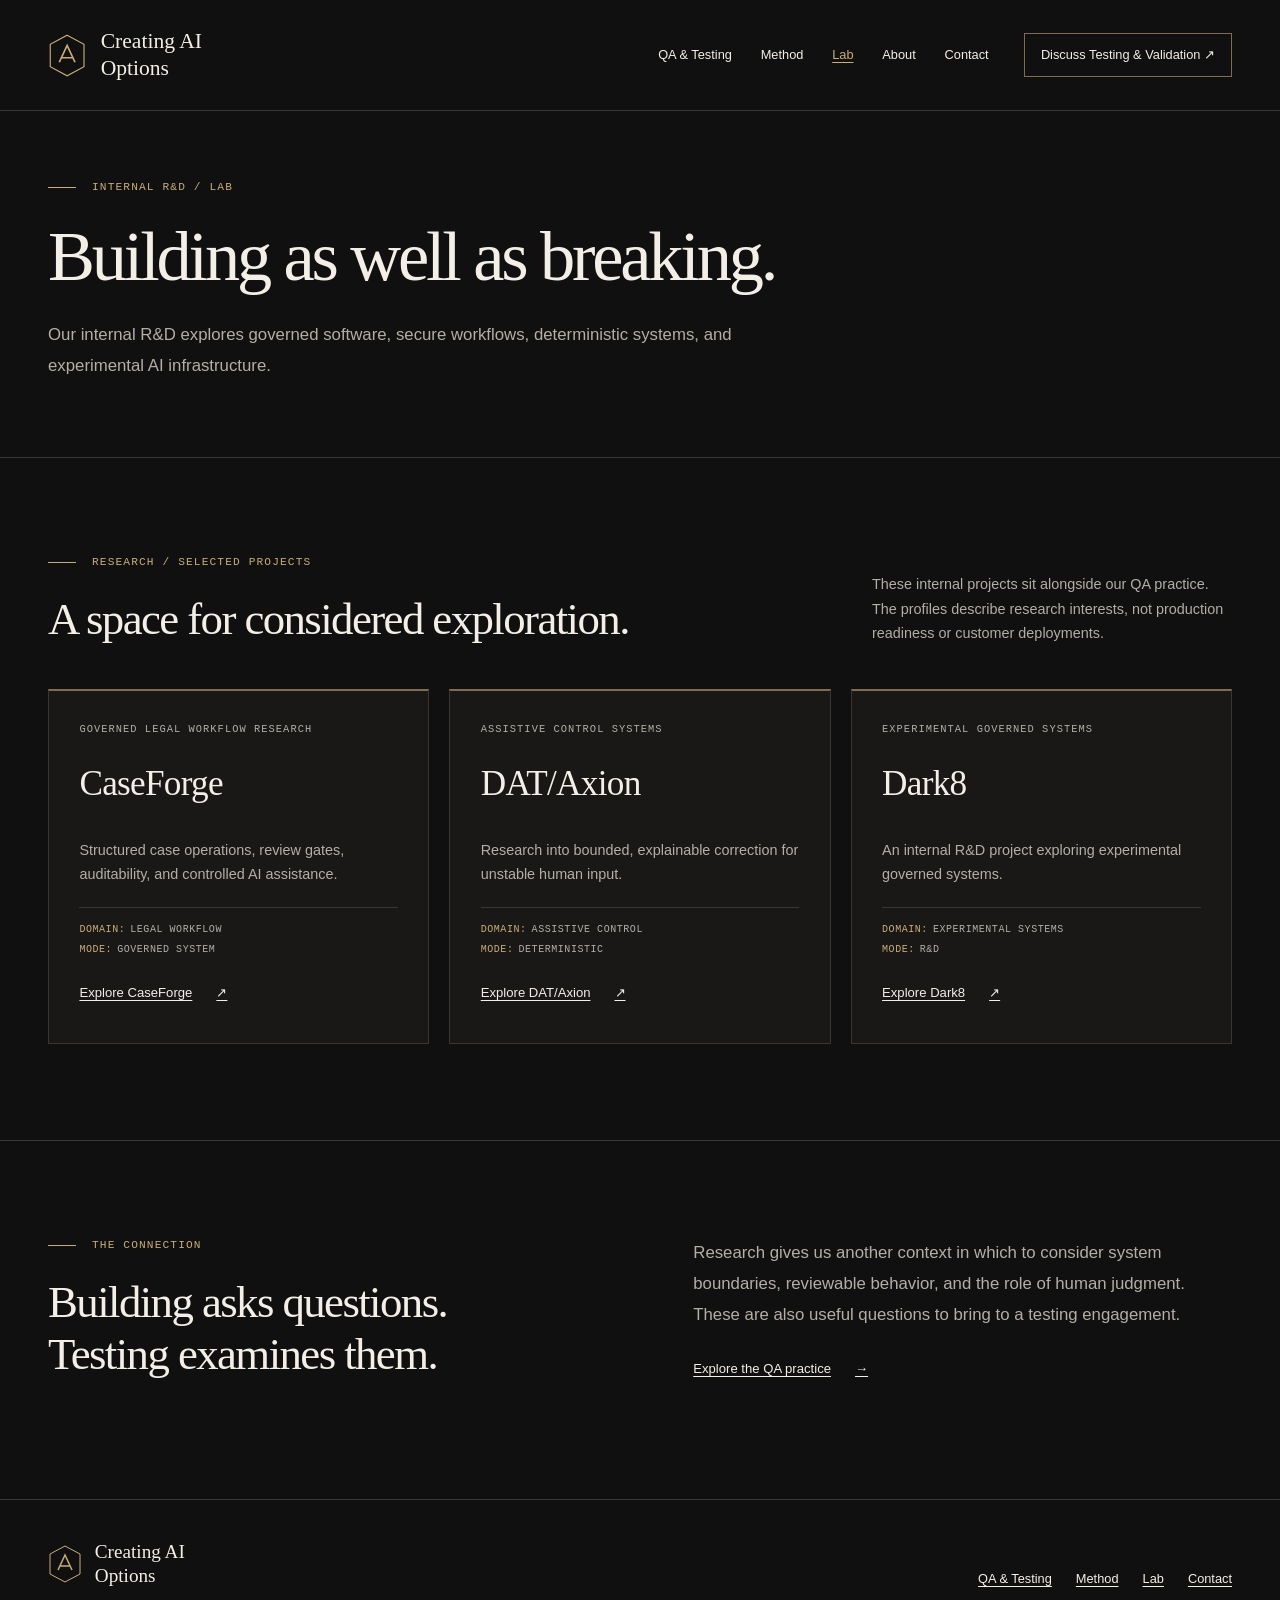
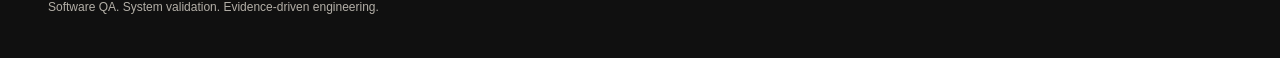
<file: lab/index.html>
<!DOCTYPE html>
<html lang="en">
<head>
  <meta charset="utf-8">
  <meta name="viewport" content="width=device-width, initial-scale=1">
  <meta name="color-scheme" content="dark">
  <meta name="theme-color" content="#101010">
  <title>Lab — Internal Research &amp; Development | Creating AI Options</title>
  <meta name="description" content="Explore CaseForge, DAT/Axion, and Dark8: selected internal research projects alongside the Creating AI Options QA and system-validation practice.">
  <!-- Path-only canonical placeholder: prepend the approved production origin before publishing. -->
  <link rel="canonical" href="/lab/">
  <meta property="og:site_name" content="Creating AI Options">
  <meta property="og:type" content="website">
  <meta property="og:title" content="Lab — Internal Research &amp; Development | Creating AI Options">
  <meta property="og:description" content="Explore CaseForge, DAT/Axion, and Dark8: selected internal research projects alongside the Creating AI Options QA and system-validation practice.">
  <meta property="og:url" content="/lab/">
  <link rel="icon" href="/assets/images/favicon.svg" type="image/svg+xml">
  <link rel="stylesheet" href="/assets/css/main.css">
  <script src="/assets/js/main.js" defer></script>
</head>
<body>
  <a class="skip-link" href="#main">Skip to content</a>
  <header class="site-header">
    <div class="container header-inner">
      <a class="brand" href="/" aria-label="Creating AI Options — home"><svg class="brand-symbol" width="34" height="40" viewBox="0 0 34 40" fill="none" aria-hidden="true"><path d="M17 2 32 10v20L17 38 2 30V10Z" stroke="currentColor"/><path d="m10 26 7-15 7 15M12 22h10" stroke="currentColor" stroke-width="1.5"/></svg><span class="brand-name">Creating AI Options</span></a>
      <button class="menu-toggle" type="button" aria-expanded="false" aria-controls="site-navigation" hidden>Menu <span aria-hidden="true">+</span></button>
      <nav class="site-nav" id="site-navigation" aria-label="Main navigation">
        <div class="nav-links"><a href="/qa/">QA &amp; Testing</a><a href="/method/">Method</a><a href="/lab/" aria-current="page">Lab</a><a href="/about/">About</a><a href="/contact/">Contact</a><a class="header-cta" href="/contact/#project-enquiry">Discuss Testing &amp; Validation <span aria-hidden="true">↗</span></a></div>
      </nav>
    </div>
  </header>
  <main id="main" tabindex="-1">
<section class="page-hero"><div class="container"><p class="eyebrow section-label">Internal R&amp;D / Lab</p><h1>Building as well as breaking.</h1><p class="lede">Our internal R&amp;D explores governed software, secure workflows, deterministic systems, and experimental AI infrastructure.</p></div></section><section class="section"><div class="container"><div class="section-heading"><div><p class="eyebrow section-label">Research / Selected projects</p><h2>A space for considered exploration.</h2></div><p>These internal projects sit alongside our QA practice. The profiles describe research interests, not production readiness or customer deployments.</p></div><div class="grid-three project-grid"><article class="card project-card"><p class="eyebrow">Governed legal workflow research</p><h3>CaseForge</h3><p>Structured case operations, review gates, auditability, and controlled AI assistance.</p><dl class="project-card-meta mono"><div><dt>DOMAIN:</dt><dd>LEGAL WORKFLOW</dd></div><div><dt>MODE:</dt><dd>GOVERNED SYSTEM</dd></div></dl><a class="text-link" href="/lab/caseforge/">Explore CaseForge <span aria-hidden="true">↗</span></a></article><article class="card project-card"><p class="eyebrow">Assistive control systems</p><h3>DAT/Axion</h3><p>Research into bounded, explainable correction for unstable human input.</p><dl class="project-card-meta mono"><div><dt>DOMAIN:</dt><dd>ASSISTIVE CONTROL</dd></div><div><dt>MODE:</dt><dd>DETERMINISTIC</dd></div></dl><a class="text-link" href="/lab/dat-axion/">Explore DAT/Axion <span aria-hidden="true">↗</span></a></article><article class="card project-card"><p class="eyebrow">Experimental governed systems</p><h3>Dark8</h3><p>An internal R&amp;D project exploring experimental governed systems.</p><dl class="project-card-meta mono"><div><dt>DOMAIN:</dt><dd>EXPERIMENTAL SYSTEMS</dd></div><div><dt>MODE:</dt><dd>R&amp;D</dd></div></dl><a class="text-link" href="/lab/dark8/">Explore Dark8 <span aria-hidden="true">↗</span></a></article></div></div></section><section class="section"><div class="container split"><div><p class="eyebrow section-label">The connection</p><h2>Building asks questions.<br>Testing examines them.</h2></div><div><p class="lede">Research gives us another context in which to consider system boundaries, reviewable behavior, and the role of human judgment. These are also useful questions to bring to a testing engagement.</p><a class="text-link" href="/qa/">Explore the QA practice <span aria-hidden="true">→</span></a></div></div></section>
  </main>
  <footer class="site-footer">
    <div class="container footer-inner">
      <div><a class="brand" href="/"><svg class="brand-symbol" width="34" height="40" viewBox="0 0 34 40" fill="none" aria-hidden="true"><path d="M17 2 32 10v20L17 38 2 30V10Z" stroke="currentColor"/><path d="m10 26 7-15 7 15M12 22h10" stroke="currentColor" stroke-width="1.5"/></svg><span class="brand-name">Creating AI Options</span></a><p class="footer-note">Software QA. System validation. Evidence-driven engineering.</p></div>
      <nav class="footer-links" aria-label="Footer navigation"><a href="/qa/">QA &amp; Testing</a><a href="/method/">Method</a><a href="/lab/">Lab</a><a href="/contact/">Contact</a></nav>
    </div>
  </footer>
</body>
</html>
</file>
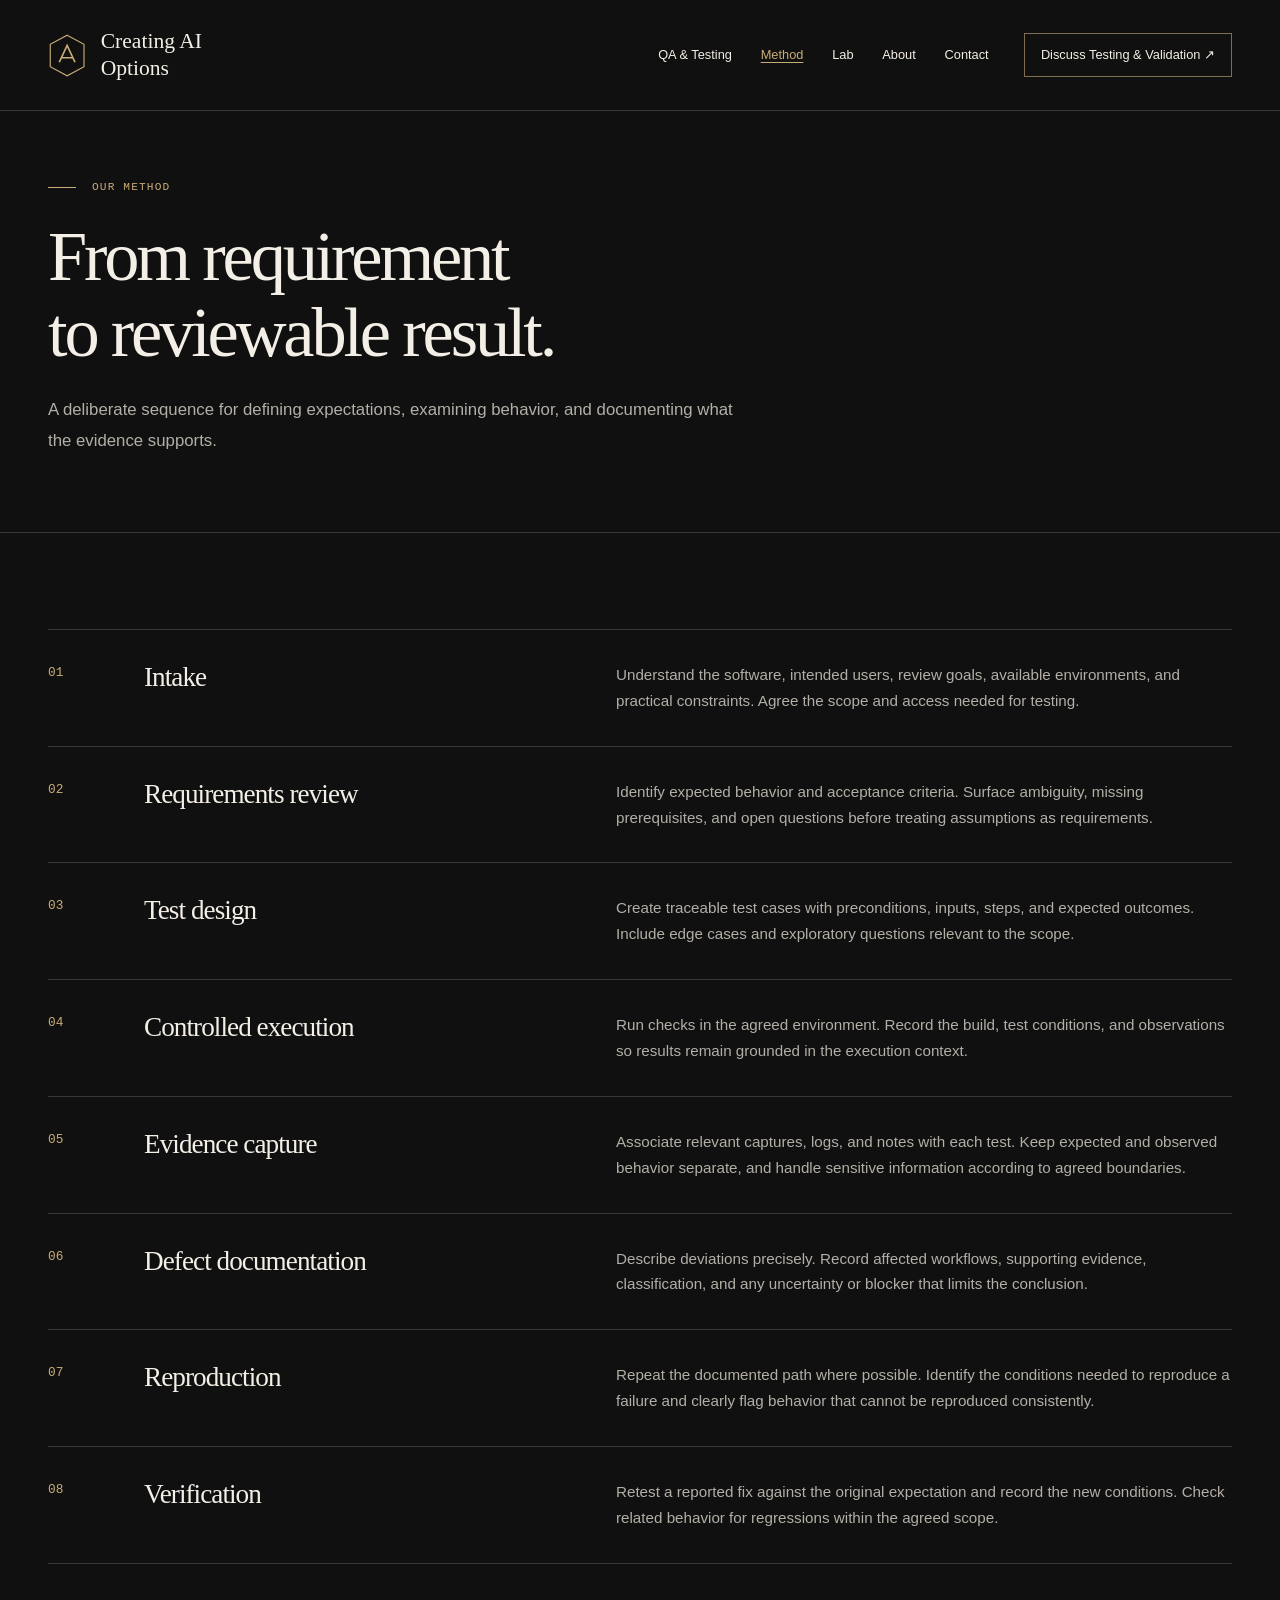
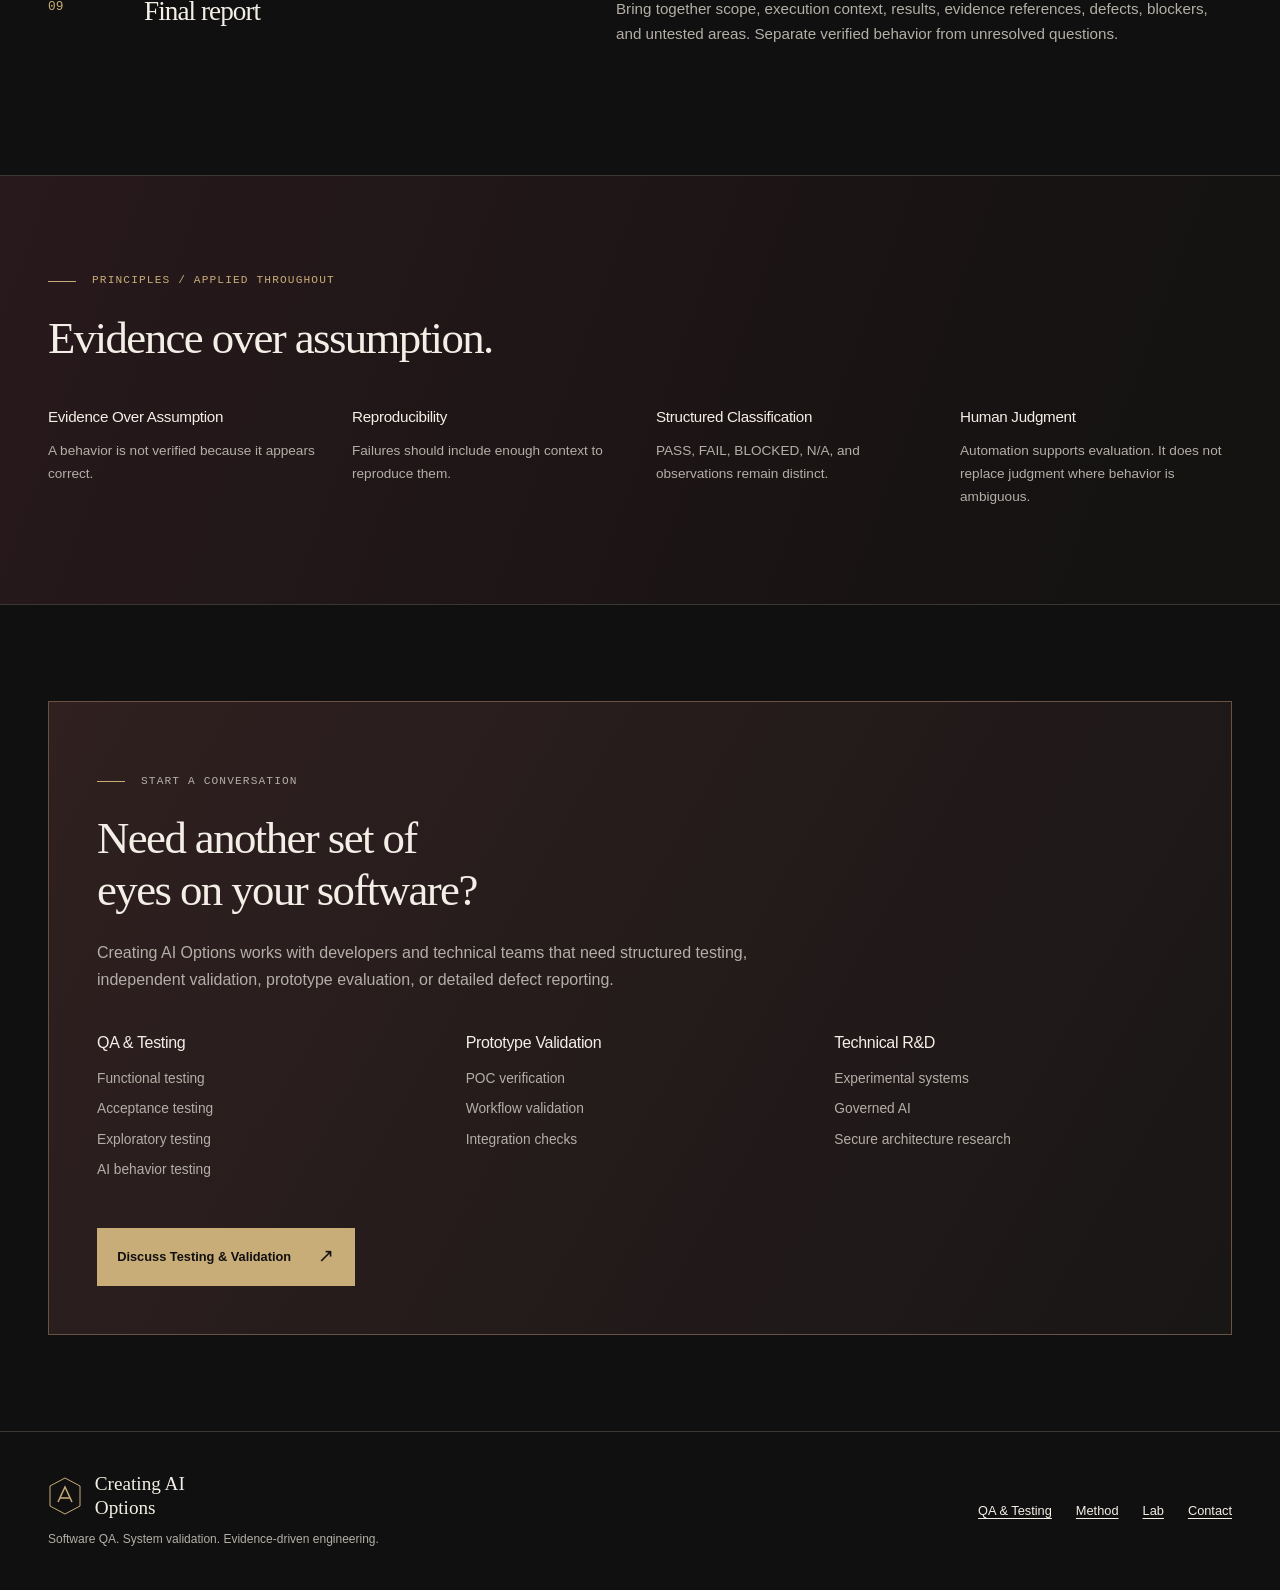
<file: method/index.html>
<!DOCTYPE html>
<html lang="en">
<head>
  <meta charset="utf-8">
  <meta name="viewport" content="width=device-width, initial-scale=1">
  <meta name="color-scheme" content="dark">
  <meta name="theme-color" content="#101010">
  <title>Our Testing Method | Creating AI Options</title>
  <meta name="description" content="Follow our testing method from intake and requirements review through evidence capture, reproduction, verification, and final reporting.">
  <!-- Path-only canonical placeholder: prepend the approved production origin before publishing. -->
  <link rel="canonical" href="/method/">
  <meta property="og:site_name" content="Creating AI Options">
  <meta property="og:type" content="website">
  <meta property="og:title" content="Our Testing Method | Creating AI Options">
  <meta property="og:description" content="Follow our testing method from intake and requirements review through evidence capture, reproduction, verification, and final reporting.">
  <meta property="og:url" content="/method/">
  <link rel="icon" href="/assets/images/favicon.svg" type="image/svg+xml">
  <link rel="stylesheet" href="/assets/css/main.css">
  <script src="/assets/js/main.js" defer></script>
</head>
<body>
  <a class="skip-link" href="#main">Skip to content</a>
  <header class="site-header">
    <div class="container header-inner">
      <a class="brand" href="/" aria-label="Creating AI Options — home"><svg class="brand-symbol" width="34" height="40" viewBox="0 0 34 40" fill="none" aria-hidden="true"><path d="M17 2 32 10v20L17 38 2 30V10Z" stroke="currentColor"/><path d="m10 26 7-15 7 15M12 22h10" stroke="currentColor" stroke-width="1.5"/></svg><span class="brand-name">Creating AI Options</span></a>
      <button class="menu-toggle" type="button" aria-expanded="false" aria-controls="site-navigation" hidden>Menu <span aria-hidden="true">+</span></button>
      <nav class="site-nav" id="site-navigation" aria-label="Main navigation">
        <div class="nav-links"><a href="/qa/">QA &amp; Testing</a><a href="/method/" aria-current="page">Method</a><a href="/lab/">Lab</a><a href="/about/">About</a><a href="/contact/">Contact</a><a class="header-cta" href="/contact/#project-enquiry">Discuss Testing &amp; Validation <span aria-hidden="true">↗</span></a></div>
      </nav>
    </div>
  </header>
  <main id="main" tabindex="-1">
<section class="page-hero"><div class="container"><p class="eyebrow section-label">Our method</p><h1>From requirement<br>to reviewable result.</h1><p class="lede">A deliberate sequence for defining expectations, examining behavior, and documenting what the evidence supports.</p></div></section><section class="section"><div class="container"><ol class="steps"><li><span class="step-number">01</span><h2>Intake</h2><p>Understand the software, intended users, review goals, available environments, and practical constraints. Agree the scope and access needed for testing.</p></li><li><span class="step-number">02</span><h2>Requirements review</h2><p>Identify expected behavior and acceptance criteria. Surface ambiguity, missing prerequisites, and open questions before treating assumptions as requirements.</p></li><li><span class="step-number">03</span><h2>Test design</h2><p>Create traceable test cases with preconditions, inputs, steps, and expected outcomes. Include edge cases and exploratory questions relevant to the scope.</p></li><li><span class="step-number">04</span><h2>Controlled execution</h2><p>Run checks in the agreed environment. Record the build, test conditions, and observations so results remain grounded in the execution context.</p></li><li><span class="step-number">05</span><h2>Evidence capture</h2><p>Associate relevant captures, logs, and notes with each test. Keep expected and observed behavior separate, and handle sensitive information according to agreed boundaries.</p></li><li><span class="step-number">06</span><h2>Defect documentation</h2><p>Describe deviations precisely. Record affected workflows, supporting evidence, classification, and any uncertainty or blocker that limits the conclusion.</p></li><li><span class="step-number">07</span><h2>Reproduction</h2><p>Repeat the documented path where possible. Identify the conditions needed to reproduce a failure and clearly flag behavior that cannot be reproduced consistently.</p></li><li><span class="step-number">08</span><h2>Verification</h2><p>Retest a reported fix against the original expectation and record the new conditions. Check related behavior for regressions within the agreed scope.</p></li><li><span class="step-number">09</span><h2>Final report</h2><p>Bring together scope, execution context, results, evidence references, defects, blockers, and untested areas. Separate verified behavior from unresolved questions.</p></li></ol></div></section><section class="section wine-section"><div class="container"><div class="section-heading"><div><p class="eyebrow section-label">Principles / Applied throughout</p><h2>Evidence over assumption.</h2></div></div><div class="principles"><article><h3>Evidence Over Assumption</h3><p>A behavior is not verified because it appears correct.</p></article><article><h3>Reproducibility</h3><p>Failures should include enough context to reproduce them.</p></article><article><h3>Structured Classification</h3><p>PASS, FAIL, BLOCKED, N/A, and observations remain distinct.</p></article><article><h3>Human Judgment</h3><p>Automation supports evaluation. It does not replace judgment where behavior is ambiguous.</p></article></div></div></section><section class="section"><div class="container"><div class="contact-band"><p class="eyebrow section-label">Start a conversation</p><h2>Need another set of eyes on your software?</h2><p>Creating AI Options works with developers and technical teams that need structured testing, independent validation, prototype evaluation, or detailed defect reporting.</p><div class="grid-three engagements"><div><h3>QA &amp; Testing</h3><ul><li>Functional testing</li><li>Acceptance testing</li><li>Exploratory testing</li><li>AI behavior testing</li></ul></div><div><h3>Prototype Validation</h3><ul><li>POC verification</li><li>Workflow validation</li><li>Integration checks</li></ul></div><div><h3>Technical R&amp;D</h3><ul><li>Experimental systems</li><li>Governed AI</li><li>Secure architecture research</li></ul></div></div><div class="actions"><a class="btn btn-primary" href="/contact/#project-enquiry">Discuss Testing &amp; Validation <span class="arrow" aria-hidden="true">↗</span></a></div></div></div></section>
  </main>
  <footer class="site-footer">
    <div class="container footer-inner">
      <div><a class="brand" href="/"><svg class="brand-symbol" width="34" height="40" viewBox="0 0 34 40" fill="none" aria-hidden="true"><path d="M17 2 32 10v20L17 38 2 30V10Z" stroke="currentColor"/><path d="m10 26 7-15 7 15M12 22h10" stroke="currentColor" stroke-width="1.5"/></svg><span class="brand-name">Creating AI Options</span></a><p class="footer-note">Software QA. System validation. Evidence-driven engineering.</p></div>
      <nav class="footer-links" aria-label="Footer navigation"><a href="/qa/">QA &amp; Testing</a><a href="/method/">Method</a><a href="/lab/">Lab</a><a href="/contact/">Contact</a></nav>
    </div>
  </footer>
</body>
</html>
</file>
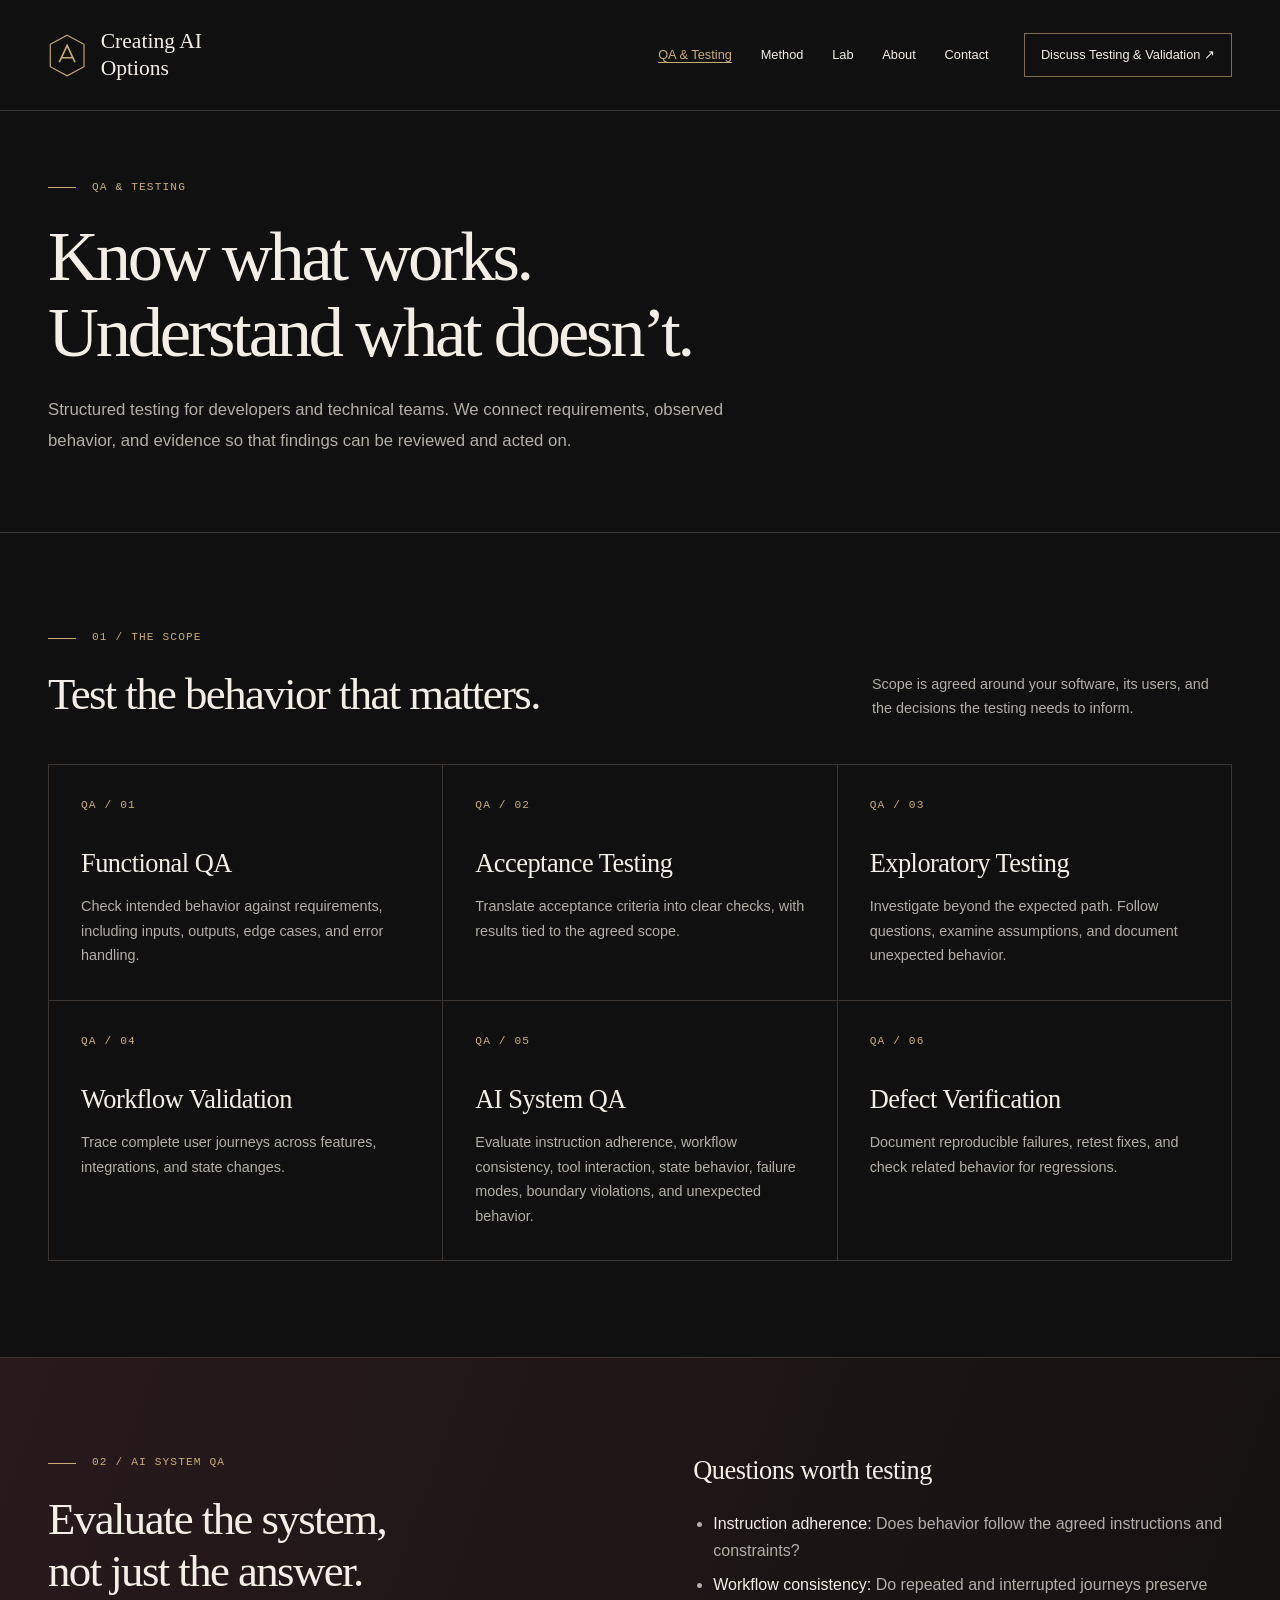
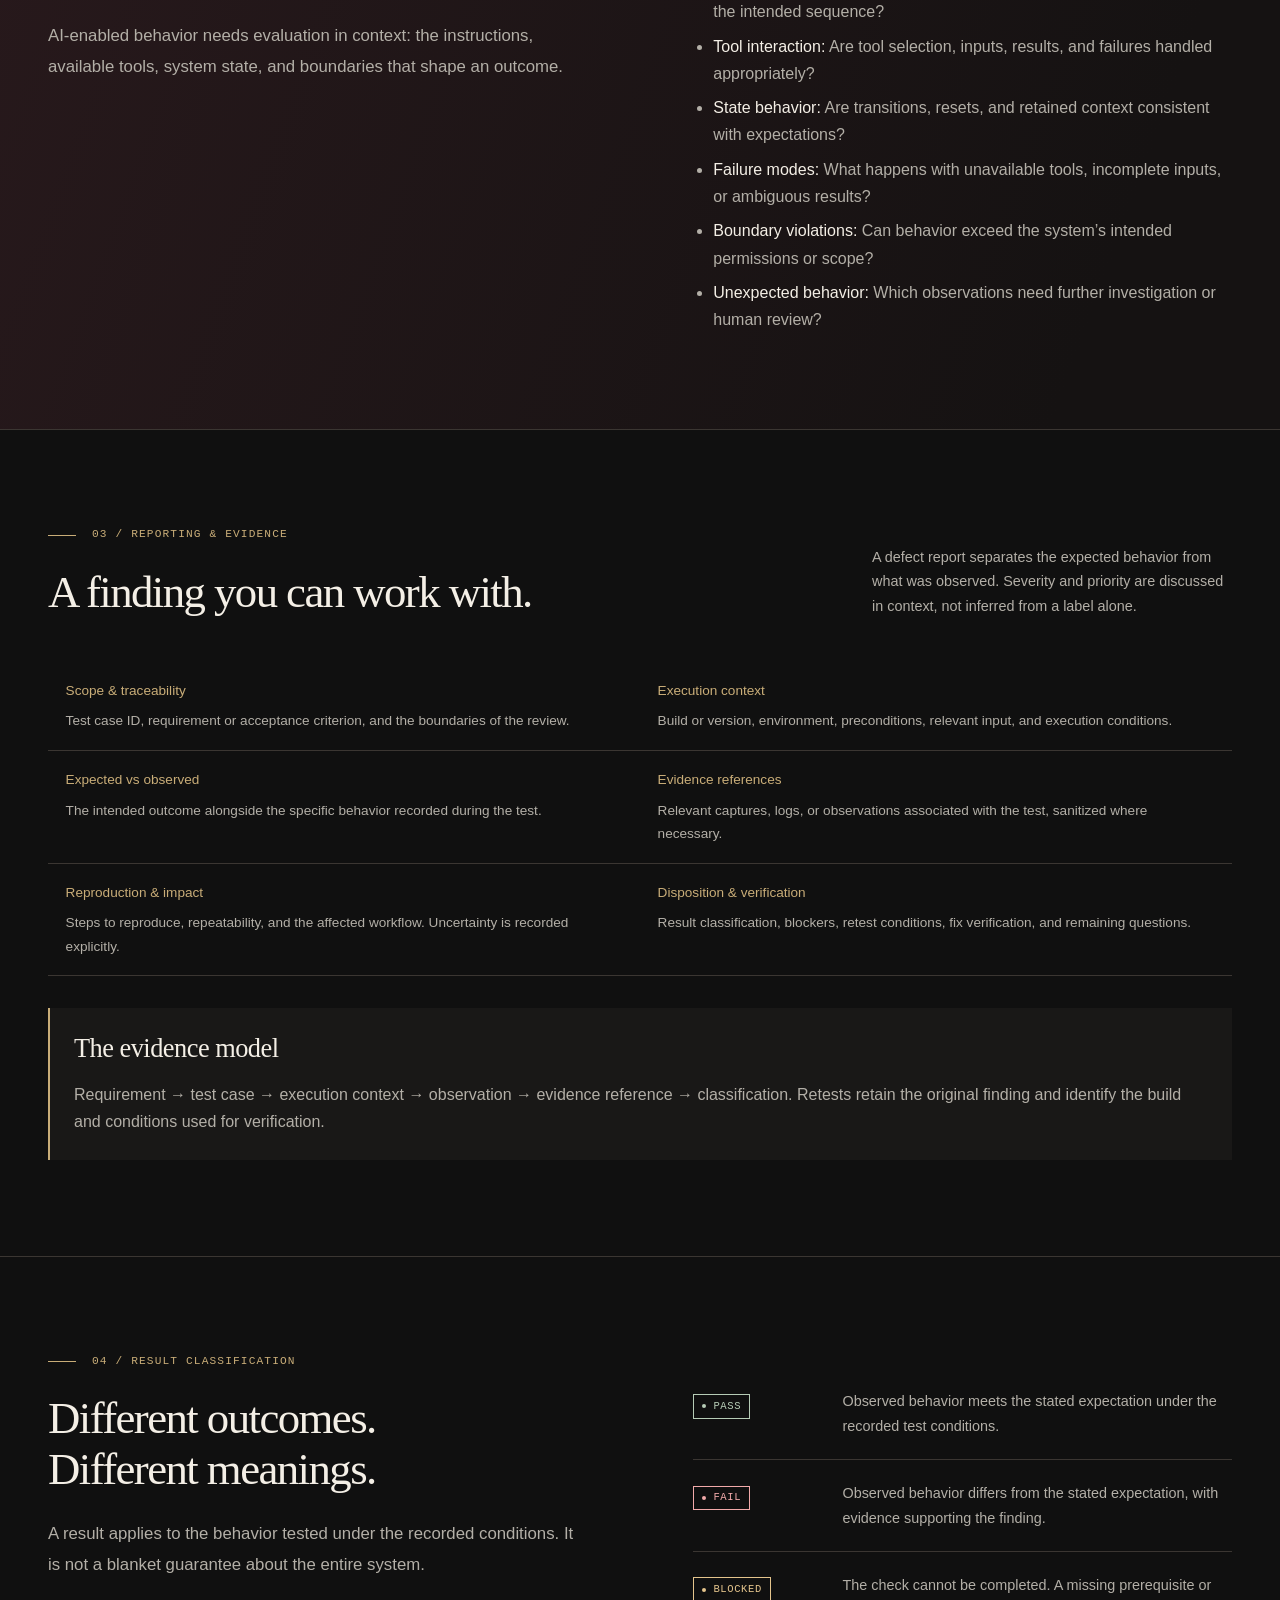
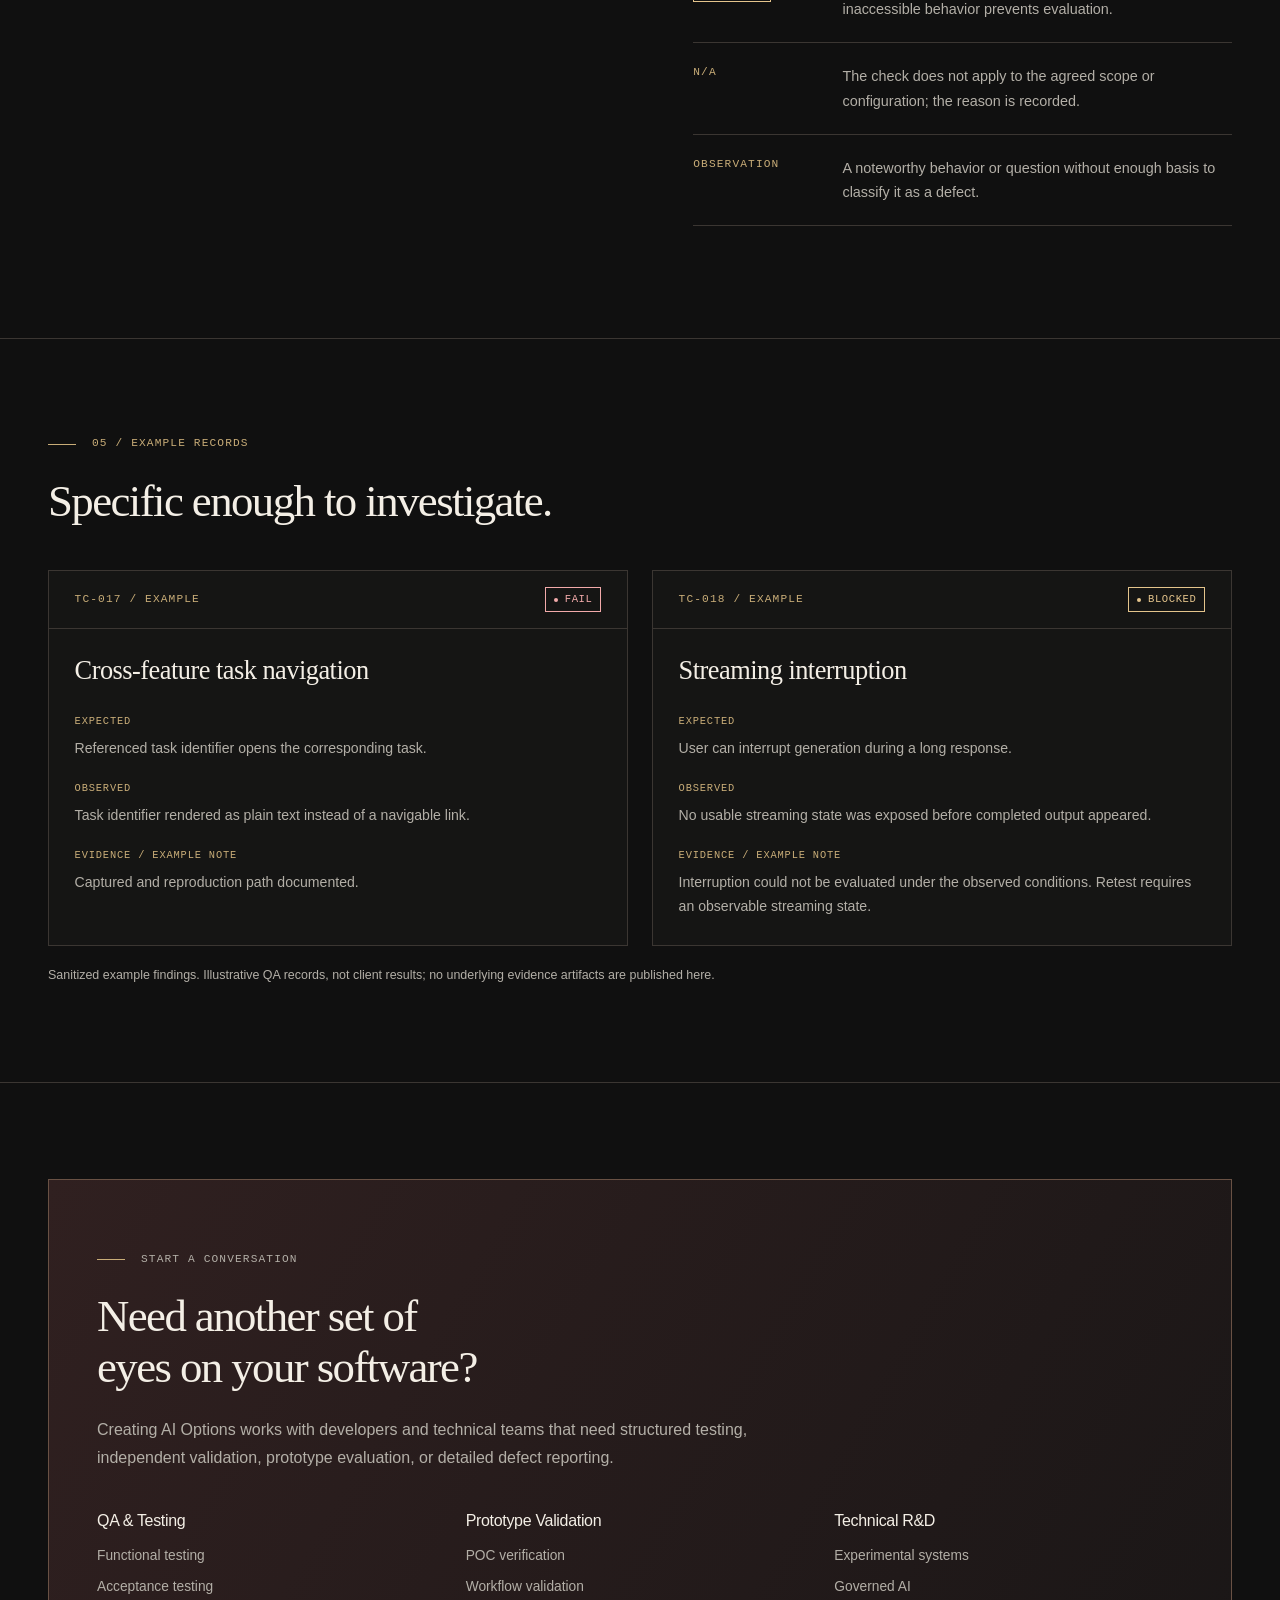
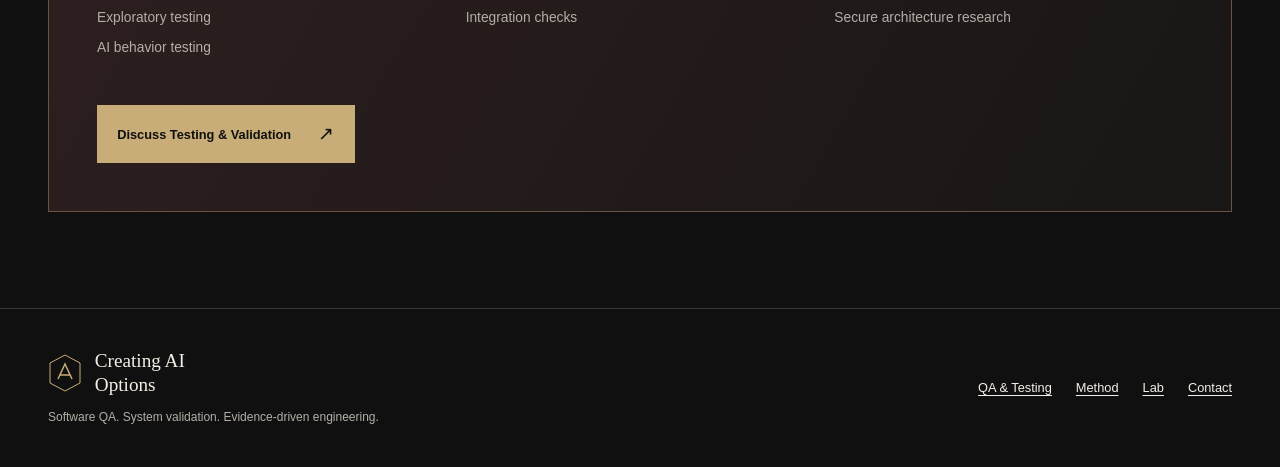
<file: qa/index.html>
<!DOCTYPE html>
<html lang="en">
<head>
  <meta charset="utf-8">
  <meta name="viewport" content="width=device-width, initial-scale=1">
  <meta name="color-scheme" content="dark">
  <meta name="theme-color" content="#101010">
  <title>QA &amp; Testing Services | Creating AI Options</title>
  <meta name="description" content="Functional QA, acceptance testing, exploratory testing, workflow validation, AI system QA, and evidence-driven defect reporting.">
  <!-- Path-only canonical placeholder: prepend the approved production origin before publishing. -->
  <link rel="canonical" href="/qa/">
  <meta property="og:site_name" content="Creating AI Options">
  <meta property="og:type" content="website">
  <meta property="og:title" content="QA &amp; Testing Services | Creating AI Options">
  <meta property="og:description" content="Functional QA, acceptance testing, exploratory testing, workflow validation, AI system QA, and evidence-driven defect reporting.">
  <meta property="og:url" content="/qa/">
  <link rel="icon" href="/assets/images/favicon.svg" type="image/svg+xml">
  <link rel="stylesheet" href="/assets/css/main.css">
  <script src="/assets/js/main.js" defer></script>
</head>
<body>
  <a class="skip-link" href="#main">Skip to content</a>
  <header class="site-header">
    <div class="container header-inner">
      <a class="brand" href="/" aria-label="Creating AI Options — home"><svg class="brand-symbol" width="34" height="40" viewBox="0 0 34 40" fill="none" aria-hidden="true"><path d="M17 2 32 10v20L17 38 2 30V10Z" stroke="currentColor"/><path d="m10 26 7-15 7 15M12 22h10" stroke="currentColor" stroke-width="1.5"/></svg><span class="brand-name">Creating AI Options</span></a>
      <button class="menu-toggle" type="button" aria-expanded="false" aria-controls="site-navigation" hidden>Menu <span aria-hidden="true">+</span></button>
      <nav class="site-nav" id="site-navigation" aria-label="Main navigation">
        <div class="nav-links"><a href="/qa/" aria-current="page">QA &amp; Testing</a><a href="/method/">Method</a><a href="/lab/">Lab</a><a href="/about/">About</a><a href="/contact/">Contact</a><a class="header-cta" href="/contact/#project-enquiry">Discuss Testing &amp; Validation <span aria-hidden="true">↗</span></a></div>
      </nav>
    </div>
  </header>
  <main id="main" tabindex="-1">
<section class="page-hero"><div class="container"><p class="eyebrow section-label">QA &amp; Testing</p><h1>Know what works.<br>Understand what doesn’t.</h1><p class="lede">Structured testing for developers and technical teams. We connect requirements, observed behavior, and evidence so that findings can be reviewed and acted on.</p></div></section><section class="section"><div class="container"><div class="section-heading"><div><p class="eyebrow section-label">01 / The scope</p><h2>Test the behavior that matters.</h2></div><p>Scope is agreed around your software, its users, and the decisions the testing needs to inform.</p></div><div class="grid-three capabilities"><article class="capability"><p class="mono">QA / 01</p><h3>Functional QA</h3><p>Check intended behavior against requirements, including inputs, outputs, edge cases, and error handling.</p></article><article class="capability"><p class="mono">QA / 02</p><h3>Acceptance Testing</h3><p>Translate acceptance criteria into clear checks, with results tied to the agreed scope.</p></article><article class="capability"><p class="mono">QA / 03</p><h3>Exploratory Testing</h3><p>Investigate beyond the expected path. Follow questions, examine assumptions, and document unexpected behavior.</p></article><article class="capability"><p class="mono">QA / 04</p><h3>Workflow Validation</h3><p>Trace complete user journeys across features, integrations, and state changes.</p></article><article class="capability"><p class="mono">QA / 05</p><h3>AI System QA</h3><p>Evaluate instruction adherence, workflow consistency, tool interaction, state behavior, failure modes, boundary violations, and unexpected behavior.</p></article><article class="capability"><p class="mono">QA / 06</p><h3>Defect Verification</h3><p>Document reproducible failures, retest fixes, and check related behavior for regressions.</p></article></div></div></section><section class="section wine-section"><div class="container split"><div><p class="eyebrow section-label">02 / AI system QA</p><h2>Evaluate the system,<br>not just the answer.</h2><p class="lede">AI-enabled behavior needs evaluation in context: the instructions, available tools, system state, and boundaries that shape an outcome.</p></div><div><h3>Questions worth testing</h3><ul class="detail-list"><li><strong>Instruction adherence:</strong> Does behavior follow the agreed instructions and constraints?</li><li><strong>Workflow consistency:</strong> Do repeated and interrupted journeys preserve the intended sequence?</li><li><strong>Tool interaction:</strong> Are tool selection, inputs, results, and failures handled appropriately?</li><li><strong>State behavior:</strong> Are transitions, resets, and retained context consistent with expectations?</li><li><strong>Failure modes:</strong> What happens with unavailable tools, incomplete inputs, or ambiguous results?</li><li><strong>Boundary violations:</strong> Can behavior exceed the system’s intended permissions or scope?</li><li><strong>Unexpected behavior:</strong> Which observations need further investigation or human review?</li></ul></div></div></section><section class="section"><div class="container"><div class="section-heading"><div><p class="eyebrow section-label">03 / Reporting &amp; evidence</p><h2>A finding you can work with.</h2></div><p>A defect report separates the expected behavior from what was observed. Severity and priority are discussed in context, not inferred from a label alone.</p></div><dl class="report-fields"><div><dt>Scope &amp; traceability</dt><dd>Test case ID, requirement or acceptance criterion, and the boundaries of the review.</dd></div><div><dt>Execution context</dt><dd>Build or version, environment, preconditions, relevant input, and execution conditions.</dd></div><div><dt>Expected vs observed</dt><dd>The intended outcome alongside the specific behavior recorded during the test.</dd></div><div><dt>Evidence references</dt><dd>Relevant captures, logs, or observations associated with the test, sanitized where necessary.</dd></div><div><dt>Reproduction &amp; impact</dt><dd>Steps to reproduce, repeatability, and the affected workflow. Uncertainty is recorded explicitly.</dd></div><div><dt>Disposition &amp; verification</dt><dd>Result classification, blockers, retest conditions, fix verification, and remaining questions.</dd></div></dl><div class="callout"><h3>The evidence model</h3><p class="muted">Requirement → test case → execution context → observation → evidence reference → classification. Retests retain the original finding and identify the build and conditions used for verification.</p></div></div></section><section class="section"><div class="container split"><div><p class="eyebrow section-label">04 / Result classification</p><h2>Different outcomes.<br>Different meanings.</h2><p class="lede">A result applies to the behavior tested under the recorded conditions. It is not a blanket guarantee about the entire system.</p></div><dl class="classification"><div><dt><span class="status status-pass">PASS</span></dt><dd>Observed behavior meets the stated expectation under the recorded test conditions.</dd></div><div><dt><span class="status status-fail">FAIL</span></dt><dd>Observed behavior differs from the stated expectation, with evidence supporting the finding.</dd></div><div><dt><span class="status status-blocked">BLOCKED</span></dt><dd>The check cannot be completed. A missing prerequisite or inaccessible behavior prevents evaluation.</dd></div><div><dt class="mono gold">N/A</dt><dd>The check does not apply to the agreed scope or configuration; the reason is recorded.</dd></div><div><dt class="mono gold">OBSERVATION</dt><dd>A noteworthy behavior or question without enough basis to classify it as a defect.</dd></div></dl></div></section><section class="section"><div class="container"><div class="section-heading"><div><p class="eyebrow section-label">05 / Example records</p><h2>Specific enough to investigate.</h2></div></div><div class="grid-two"><article class="qa-record"><div class="record-top"><span class="mono">TC-017 / EXAMPLE</span><span class="status status-fail"><span class="visually-hidden">Result: </span>FAIL</span></div><div class="record-body"><h3>Cross-feature task navigation</h3><dl><dt>EXPECTED</dt><dd>Referenced task identifier opens the corresponding task.</dd><dt>OBSERVED</dt><dd>Task identifier rendered as plain text instead of a navigable link.</dd><dt>EVIDENCE / EXAMPLE NOTE</dt><dd>Captured and reproduction path documented.</dd></dl></div></article><article class="qa-record"><div class="record-top"><span class="mono">TC-018 / EXAMPLE</span><span class="status status-blocked"><span class="visually-hidden">Result: </span>BLOCKED</span></div><div class="record-body"><h3>Streaming interruption</h3><dl><dt>EXPECTED</dt><dd>User can interrupt generation during a long response.</dd><dt>OBSERVED</dt><dd>No usable streaming state was exposed before completed output appeared.</dd><dt>EVIDENCE / EXAMPLE NOTE</dt><dd>Interruption could not be evaluated under the observed conditions. Retest requires an observable streaming state.</dd></dl></div></article></div><p class="section-footnote">Sanitized example findings. Illustrative QA records, not client results; no underlying evidence artifacts are published here.</p></div></section><section class="section"><div class="container"><div class="contact-band"><p class="eyebrow section-label">Start a conversation</p><h2>Need another set of eyes on your software?</h2><p>Creating AI Options works with developers and technical teams that need structured testing, independent validation, prototype evaluation, or detailed defect reporting.</p><div class="grid-three engagements"><div><h3>QA &amp; Testing</h3><ul><li>Functional testing</li><li>Acceptance testing</li><li>Exploratory testing</li><li>AI behavior testing</li></ul></div><div><h3>Prototype Validation</h3><ul><li>POC verification</li><li>Workflow validation</li><li>Integration checks</li></ul></div><div><h3>Technical R&amp;D</h3><ul><li>Experimental systems</li><li>Governed AI</li><li>Secure architecture research</li></ul></div></div><div class="actions"><a class="btn btn-primary" href="/contact/#project-enquiry">Discuss Testing &amp; Validation <span class="arrow" aria-hidden="true">↗</span></a></div></div></div></section>
  </main>
  <footer class="site-footer">
    <div class="container footer-inner">
      <div><a class="brand" href="/"><svg class="brand-symbol" width="34" height="40" viewBox="0 0 34 40" fill="none" aria-hidden="true"><path d="M17 2 32 10v20L17 38 2 30V10Z" stroke="currentColor"/><path d="m10 26 7-15 7 15M12 22h10" stroke="currentColor" stroke-width="1.5"/></svg><span class="brand-name">Creating AI Options</span></a><p class="footer-note">Software QA. System validation. Evidence-driven engineering.</p></div>
      <nav class="footer-links" aria-label="Footer navigation"><a href="/qa/">QA &amp; Testing</a><a href="/method/">Method</a><a href="/lab/">Lab</a><a href="/contact/">Contact</a></nav>
    </div>
  </footer>
</body>
</html>
</file>
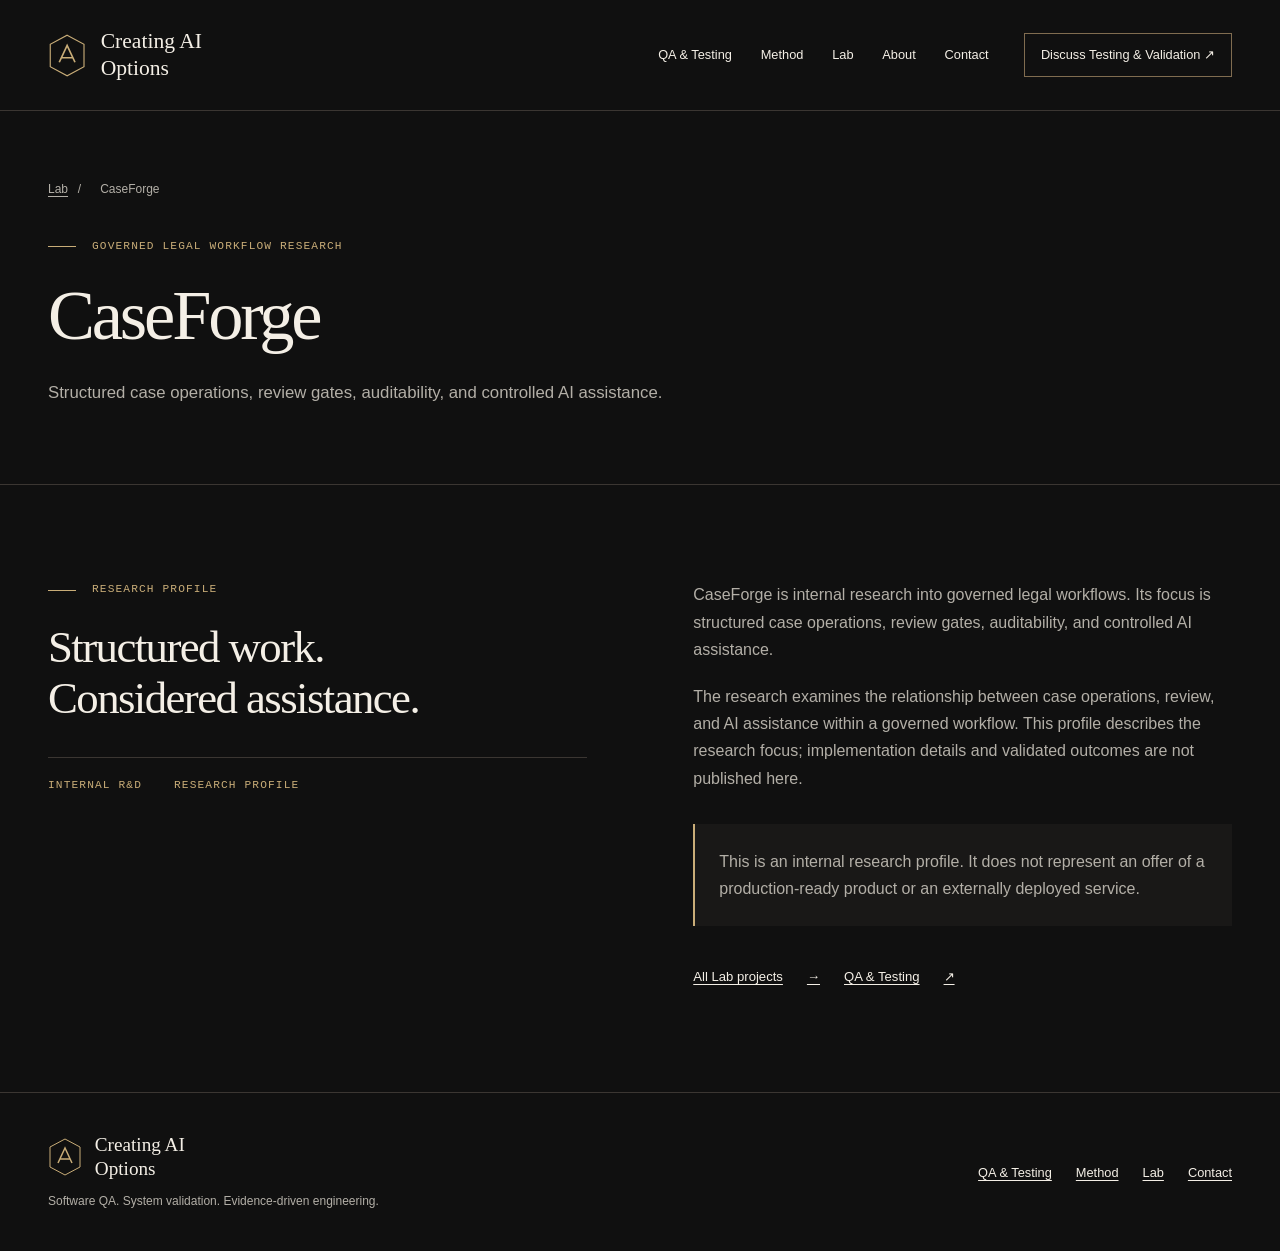
<file: lab/caseforge/index.html>
<!DOCTYPE html>
<html lang="en">
<head>
  <meta charset="utf-8">
  <meta name="viewport" content="width=device-width, initial-scale=1">
  <meta name="color-scheme" content="dark">
  <meta name="theme-color" content="#101010">
  <title>CaseForge — Internal R&amp;D | Creating AI Options</title>
  <meta name="description" content="CaseForge: internal research into governed legal workflows, structured case operations, review gates, auditability, and controlled AI assistance.">
  <!-- Path-only canonical placeholder: prepend the approved production origin before publishing. -->
  <link rel="canonical" href="/lab/caseforge/">
  <meta property="og:site_name" content="Creating AI Options">
  <meta property="og:type" content="website">
  <meta property="og:title" content="CaseForge — Internal R&amp;D | Creating AI Options">
  <meta property="og:description" content="CaseForge: internal research into governed legal workflows, structured case operations, review gates, auditability, and controlled AI assistance.">
  <meta property="og:url" content="/lab/caseforge/">
  <link rel="icon" href="/assets/images/favicon.svg" type="image/svg+xml">
  <link rel="stylesheet" href="/assets/css/main.css">
  <script src="/assets/js/main.js" defer></script>
</head>
<body>
  <a class="skip-link" href="#main">Skip to content</a>
  <header class="site-header">
    <div class="container header-inner">
      <a class="brand" href="/" aria-label="Creating AI Options — home"><svg class="brand-symbol" width="34" height="40" viewBox="0 0 34 40" fill="none" aria-hidden="true"><path d="M17 2 32 10v20L17 38 2 30V10Z" stroke="currentColor"/><path d="m10 26 7-15 7 15M12 22h10" stroke="currentColor" stroke-width="1.5"/></svg><span class="brand-name">Creating AI Options</span></a>
      <button class="menu-toggle" type="button" aria-expanded="false" aria-controls="site-navigation" hidden>Menu <span aria-hidden="true">+</span></button>
      <nav class="site-nav" id="site-navigation" aria-label="Main navigation">
        <div class="nav-links"><a href="/qa/">QA &amp; Testing</a><a href="/method/">Method</a><a href="/lab/">Lab</a><a href="/about/">About</a><a href="/contact/">Contact</a><a class="header-cta" href="/contact/#project-enquiry">Discuss Testing &amp; Validation <span aria-hidden="true">↗</span></a></div>
      </nav>
    </div>
  </header>
  <main id="main" tabindex="-1">
<section class="page-hero"><div class="container"><nav class="breadcrumb" aria-label="Breadcrumb"><a href="/lab/">Lab</a><span aria-hidden="true">/</span><span aria-current="page">CaseForge</span></nav><p class="eyebrow section-label">Governed legal workflow research</p><h1>CaseForge</h1><p class="lede">Structured case operations, review gates, auditability, and controlled AI assistance.</p></div></section><section class="section"><div class="container split"><div><p class="eyebrow section-label">Research profile</p><h2>Structured work.<br>Considered assistance.</h2><div class="project-meta mono"><span>INTERNAL R&amp;D</span><span>RESEARCH PROFILE</span></div></div><div class="prose"><p>CaseForge is internal research into governed legal workflows. Its focus is structured case operations, review gates, auditability, and controlled AI assistance.</p><p>The research examines the relationship between case operations, review, and AI assistance within a governed workflow. This profile describes the research focus; implementation details and validated outcomes are not published here.</p><div class="callout"><p>This is an internal research profile. It does not represent an offer of a production-ready product or an externally deployed service.</p></div><div class="actions"><a class="text-link" href="/lab/">All Lab projects <span aria-hidden="true">→</span></a><a class="text-link" href="/qa/">QA &amp; Testing <span aria-hidden="true">↗</span></a></div></div></div></section>
  </main>
  <footer class="site-footer">
    <div class="container footer-inner">
      <div><a class="brand" href="/"><svg class="brand-symbol" width="34" height="40" viewBox="0 0 34 40" fill="none" aria-hidden="true"><path d="M17 2 32 10v20L17 38 2 30V10Z" stroke="currentColor"/><path d="m10 26 7-15 7 15M12 22h10" stroke="currentColor" stroke-width="1.5"/></svg><span class="brand-name">Creating AI Options</span></a><p class="footer-note">Software QA. System validation. Evidence-driven engineering.</p></div>
      <nav class="footer-links" aria-label="Footer navigation"><a href="/qa/">QA &amp; Testing</a><a href="/method/">Method</a><a href="/lab/">Lab</a><a href="/contact/">Contact</a></nav>
    </div>
  </footer>
</body>
</html>
</file>
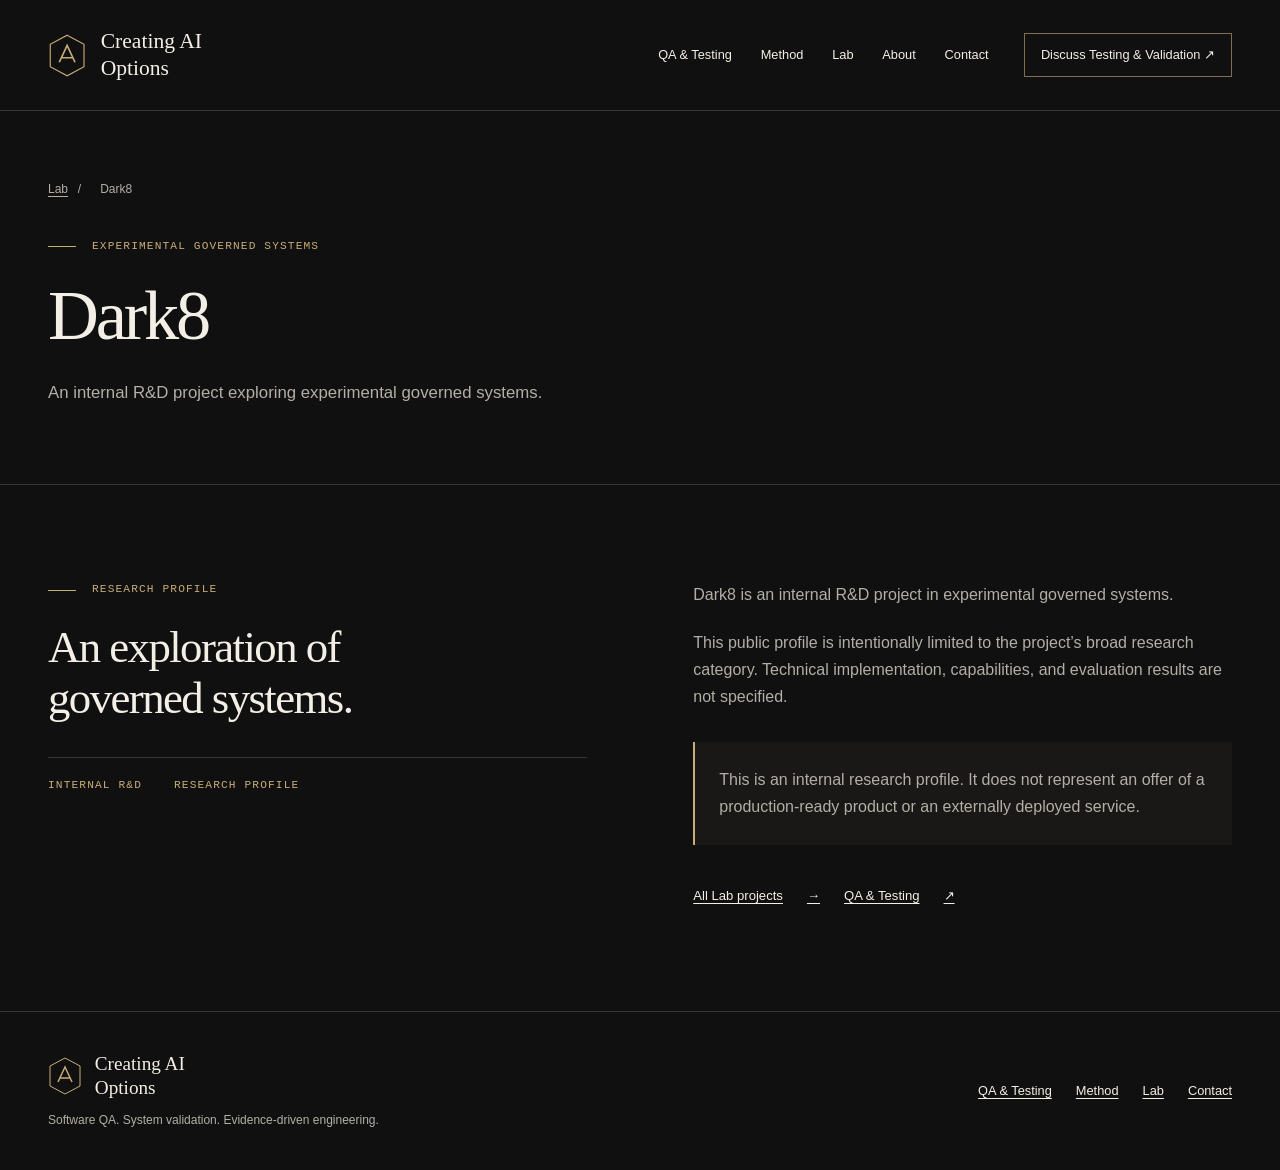
<file: lab/dark8/index.html>
<!DOCTYPE html>
<html lang="en">
<head>
  <meta charset="utf-8">
  <meta name="viewport" content="width=device-width, initial-scale=1">
  <meta name="color-scheme" content="dark">
  <meta name="theme-color" content="#101010">
  <title>Dark8 — Internal R&amp;D | Creating AI Options</title>
  <meta name="description" content="Dark8: an internal Creating AI Options research project exploring experimental governed systems.">
  <!-- Path-only canonical placeholder: prepend the approved production origin before publishing. -->
  <link rel="canonical" href="/lab/dark8/">
  <meta property="og:site_name" content="Creating AI Options">
  <meta property="og:type" content="website">
  <meta property="og:title" content="Dark8 — Internal R&amp;D | Creating AI Options">
  <meta property="og:description" content="Dark8: an internal Creating AI Options research project exploring experimental governed systems.">
  <meta property="og:url" content="/lab/dark8/">
  <link rel="icon" href="/assets/images/favicon.svg" type="image/svg+xml">
  <link rel="stylesheet" href="/assets/css/main.css">
  <script src="/assets/js/main.js" defer></script>
</head>
<body>
  <a class="skip-link" href="#main">Skip to content</a>
  <header class="site-header">
    <div class="container header-inner">
      <a class="brand" href="/" aria-label="Creating AI Options — home"><svg class="brand-symbol" width="34" height="40" viewBox="0 0 34 40" fill="none" aria-hidden="true"><path d="M17 2 32 10v20L17 38 2 30V10Z" stroke="currentColor"/><path d="m10 26 7-15 7 15M12 22h10" stroke="currentColor" stroke-width="1.5"/></svg><span class="brand-name">Creating AI Options</span></a>
      <button class="menu-toggle" type="button" aria-expanded="false" aria-controls="site-navigation" hidden>Menu <span aria-hidden="true">+</span></button>
      <nav class="site-nav" id="site-navigation" aria-label="Main navigation">
        <div class="nav-links"><a href="/qa/">QA &amp; Testing</a><a href="/method/">Method</a><a href="/lab/">Lab</a><a href="/about/">About</a><a href="/contact/">Contact</a><a class="header-cta" href="/contact/#project-enquiry">Discuss Testing &amp; Validation <span aria-hidden="true">↗</span></a></div>
      </nav>
    </div>
  </header>
  <main id="main" tabindex="-1">
<section class="page-hero"><div class="container"><nav class="breadcrumb" aria-label="Breadcrumb"><a href="/lab/">Lab</a><span aria-hidden="true">/</span><span aria-current="page">Dark8</span></nav><p class="eyebrow section-label">Experimental governed systems</p><h1>Dark8</h1><p class="lede">An internal R&amp;D project exploring experimental governed systems.</p></div></section><section class="section"><div class="container split"><div><p class="eyebrow section-label">Research profile</p><h2>An exploration of<br>governed systems.</h2><div class="project-meta mono"><span>INTERNAL R&amp;D</span><span>RESEARCH PROFILE</span></div></div><div class="prose"><p>Dark8 is an internal R&amp;D project in experimental governed systems.</p><p>This public profile is intentionally limited to the project’s broad research category. Technical implementation, capabilities, and evaluation results are not specified.</p><div class="callout"><p>This is an internal research profile. It does not represent an offer of a production-ready product or an externally deployed service.</p></div><div class="actions"><a class="text-link" href="/lab/">All Lab projects <span aria-hidden="true">→</span></a><a class="text-link" href="/qa/">QA &amp; Testing <span aria-hidden="true">↗</span></a></div></div></div></section>
  </main>
  <footer class="site-footer">
    <div class="container footer-inner">
      <div><a class="brand" href="/"><svg class="brand-symbol" width="34" height="40" viewBox="0 0 34 40" fill="none" aria-hidden="true"><path d="M17 2 32 10v20L17 38 2 30V10Z" stroke="currentColor"/><path d="m10 26 7-15 7 15M12 22h10" stroke="currentColor" stroke-width="1.5"/></svg><span class="brand-name">Creating AI Options</span></a><p class="footer-note">Software QA. System validation. Evidence-driven engineering.</p></div>
      <nav class="footer-links" aria-label="Footer navigation"><a href="/qa/">QA &amp; Testing</a><a href="/method/">Method</a><a href="/lab/">Lab</a><a href="/contact/">Contact</a></nav>
    </div>
  </footer>
</body>
</html>
</file>
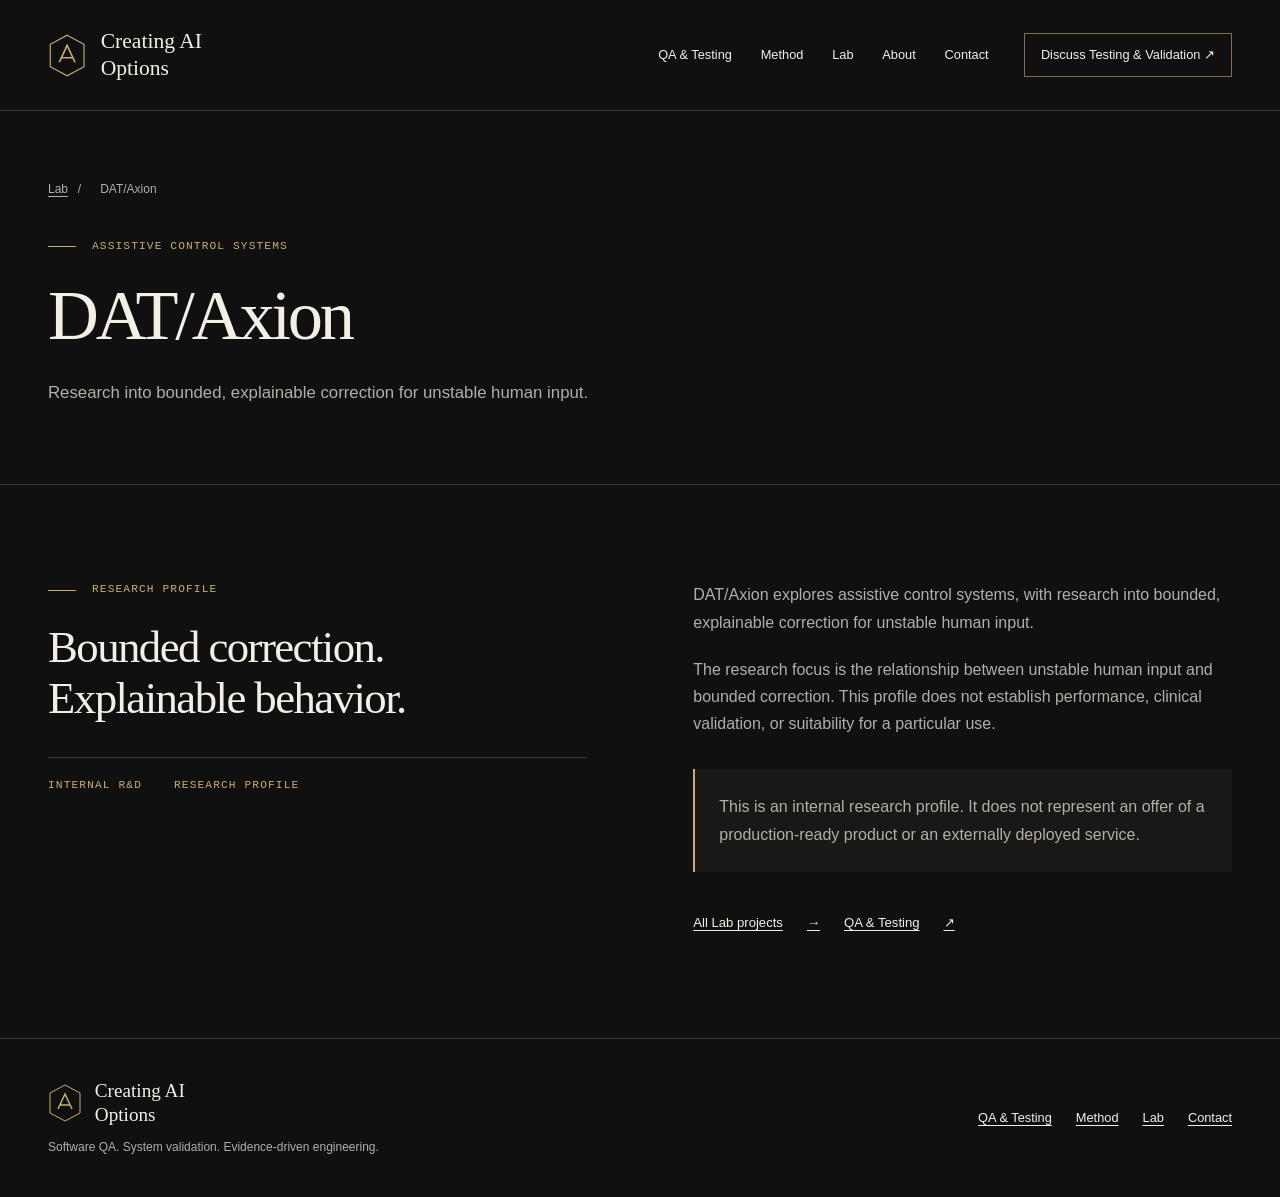
<file: lab/dat-axion/index.html>
<!DOCTYPE html>
<html lang="en">
<head>
  <meta charset="utf-8">
  <meta name="viewport" content="width=device-width, initial-scale=1">
  <meta name="color-scheme" content="dark">
  <meta name="theme-color" content="#101010">
  <title>DAT/Axion — Internal R&amp;D | Creating AI Options</title>
  <meta name="description" content="DAT/Axion: internal research into assistive control systems and bounded, explainable correction for unstable human input.">
  <!-- Path-only canonical placeholder: prepend the approved production origin before publishing. -->
  <link rel="canonical" href="/lab/dat-axion/">
  <meta property="og:site_name" content="Creating AI Options">
  <meta property="og:type" content="website">
  <meta property="og:title" content="DAT/Axion — Internal R&amp;D | Creating AI Options">
  <meta property="og:description" content="DAT/Axion: internal research into assistive control systems and bounded, explainable correction for unstable human input.">
  <meta property="og:url" content="/lab/dat-axion/">
  <link rel="icon" href="/assets/images/favicon.svg" type="image/svg+xml">
  <link rel="stylesheet" href="/assets/css/main.css">
  <script src="/assets/js/main.js" defer></script>
</head>
<body>
  <a class="skip-link" href="#main">Skip to content</a>
  <header class="site-header">
    <div class="container header-inner">
      <a class="brand" href="/" aria-label="Creating AI Options — home"><svg class="brand-symbol" width="34" height="40" viewBox="0 0 34 40" fill="none" aria-hidden="true"><path d="M17 2 32 10v20L17 38 2 30V10Z" stroke="currentColor"/><path d="m10 26 7-15 7 15M12 22h10" stroke="currentColor" stroke-width="1.5"/></svg><span class="brand-name">Creating AI Options</span></a>
      <button class="menu-toggle" type="button" aria-expanded="false" aria-controls="site-navigation" hidden>Menu <span aria-hidden="true">+</span></button>
      <nav class="site-nav" id="site-navigation" aria-label="Main navigation">
        <div class="nav-links"><a href="/qa/">QA &amp; Testing</a><a href="/method/">Method</a><a href="/lab/">Lab</a><a href="/about/">About</a><a href="/contact/">Contact</a><a class="header-cta" href="/contact/#project-enquiry">Discuss Testing &amp; Validation <span aria-hidden="true">↗</span></a></div>
      </nav>
    </div>
  </header>
  <main id="main" tabindex="-1">
<section class="page-hero"><div class="container"><nav class="breadcrumb" aria-label="Breadcrumb"><a href="/lab/">Lab</a><span aria-hidden="true">/</span><span aria-current="page">DAT/Axion</span></nav><p class="eyebrow section-label">Assistive control systems</p><h1>DAT/Axion</h1><p class="lede">Research into bounded, explainable correction for unstable human input.</p></div></section><section class="section"><div class="container split"><div><p class="eyebrow section-label">Research profile</p><h2>Bounded correction.<br>Explainable behavior.</h2><div class="project-meta mono"><span>INTERNAL R&amp;D</span><span>RESEARCH PROFILE</span></div></div><div class="prose"><p>DAT/Axion explores assistive control systems, with research into bounded, explainable correction for unstable human input.</p><p>The research focus is the relationship between unstable human input and bounded correction. This profile does not establish performance, clinical validation, or suitability for a particular use.</p><div class="callout"><p>This is an internal research profile. It does not represent an offer of a production-ready product or an externally deployed service.</p></div><div class="actions"><a class="text-link" href="/lab/">All Lab projects <span aria-hidden="true">→</span></a><a class="text-link" href="/qa/">QA &amp; Testing <span aria-hidden="true">↗</span></a></div></div></div></section>
  </main>
  <footer class="site-footer">
    <div class="container footer-inner">
      <div><a class="brand" href="/"><svg class="brand-symbol" width="34" height="40" viewBox="0 0 34 40" fill="none" aria-hidden="true"><path d="M17 2 32 10v20L17 38 2 30V10Z" stroke="currentColor"/><path d="m10 26 7-15 7 15M12 22h10" stroke="currentColor" stroke-width="1.5"/></svg><span class="brand-name">Creating AI Options</span></a><p class="footer-note">Software QA. System validation. Evidence-driven engineering.</p></div>
      <nav class="footer-links" aria-label="Footer navigation"><a href="/qa/">QA &amp; Testing</a><a href="/method/">Method</a><a href="/lab/">Lab</a><a href="/contact/">Contact</a></nav>
    </div>
  </footer>
</body>
</html>
</file>
<file: assets/css/main.css>
:root {
  color-scheme: dark;
  --background: #101010;
  --surface: #191817;
  --wine: #4d202e;
  --gold: #c9ad78;
  --ivory: #f4efe6;
  --muted: #b3afa7;
  --border: #3b3632;
  --success: #b6ccb6;
  --fail: #f2aaaa;
  --blocked: #e4c48c;
  --serif: Georgia, 'Times New Roman', serif;
  --sans: -apple-system, BlinkMacSystemFont, 'Segoe UI', Arial, sans-serif;
  --mono: 'SFMono-Regular', Consolas, 'Liberation Mono', monospace;
}
* { box-sizing: border-box; }
html { scroll-padding-top: 2rem; }
body { margin: 0; background: var(--background); color: var(--ivory); font-family: var(--sans); font-size: 1rem; line-height: 1.7; }
::selection { background: var(--wine); color: var(--ivory); }
a { color: inherit; text-underline-offset: .25em; }
a:hover { color: var(--gold); }
button { font: inherit; }
a, button { -webkit-tap-highlight-color: transparent; }
:focus-visible { outline: 2px solid var(--gold); outline-offset: 5px; }
[hidden] { display: none !important; }
svg { display: block; max-width: 100%; }
p { margin: 0 0 1.25rem; }
h1, h2, h3, h4 { margin: 0; font-weight: 400; }
h1, h2, h3 { font-family: var(--serif); }
h1 { font-size: clamp(3rem, 5.5vw, 5.5rem); line-height: 1.07; letter-spacing: -.045em; text-wrap: balance; }
h2 { font-size: clamp(2.2rem, 3.5vw, 3.5rem); line-height: 1.15; letter-spacing: -.035em; text-wrap: balance; }
h3 { font-size: 1.65rem; line-height: 1.25; letter-spacing: -.02em; }
ul, ol { padding-left: 1.25rem; }
li + li { margin-top: .45rem; }
.container { width: min(1248px, calc(100% - 96px)); margin-inline: auto; }
.section { padding-block: 96px; border-top: 1px solid var(--border); }
.home { --section-space: 84px; }
.home .section { padding-block: var(--section-space); }
.home .section-heading { margin-bottom: 2.4rem; }
.eyebrow, .mono { font-family: var(--mono); font-size: .7rem; line-height: 1.6; letter-spacing: .1em; }
.eyebrow { color: var(--gold); text-transform: uppercase; margin-bottom: 1.4rem; }
.section-label { display: flex; gap: 1rem; align-items: center; }
.section-label::before { content: ''; width: 28px; height: 1px; background: var(--gold); }
.muted { color: var(--muted); }
.visually-hidden { position: absolute; width: 1px; height: 1px; padding: 0; margin: -1px; overflow: hidden; clip-path: inset(50%); white-space: nowrap; border: 0; }
.card h3 + p { margin-top: 1rem; }
.callout h3 + p { margin-top: 1rem; }
.gold { color: var(--gold); }
.skip-link { position: absolute; top: -100px; left: 1rem; z-index: 10; padding: .8rem 1.2rem; background: var(--ivory); color: var(--background); }
.skip-link:focus { top: 1rem; }
.site-header { border-bottom: 1px solid var(--border); }
.header-inner { display: flex; align-items: center; justify-content: space-between; gap: 1.5rem; min-height: 110px; }
.brand { display: flex; align-items: center; gap: .8rem; font-family: var(--serif); font-size: 1.2rem; line-height: 1.25; text-decoration: none; }
.brand-symbol { flex: 0 0 34px; width: 34px; color: var(--gold); }
.brand-name { max-width: 150px; }
.site-header .brand { font-size: 1.35rem; gap: .9rem; }
.site-header .brand-symbol { flex-basis: 38.25px; width: 38.25px; height: 45px; }
.site-header .brand-name { max-width: 168.75px; }
.nav-links { display: flex; align-items: center; gap: 1.8rem; }
.nav-links a { font-size: .8rem; text-decoration: none; padding-block: .65rem; }
.nav-links a[aria-current="page"] { color: var(--gold); text-decoration: underline; }
.nav-links .header-cta { padding: .65rem 1rem; border: 1px solid #806c50; margin-left: .4rem; }
.menu-toggle { background: transparent; color: var(--ivory); border: 1px solid var(--border); padding: .6rem .8rem; cursor: pointer; }
.hero { padding-block: 80px 33px; }
.hero-layout { display: grid; grid-template-columns: 1.3fr 1fr; gap: 6%; align-items: center; }
.hero h1 em { font-weight: 400; color: var(--gold); }
.hero-copy { max-width: 650px; }
.hero .lede { max-width: 490px; margin-top: 1.8rem; }
.lede { color: var(--muted); font-size: 1.05rem; line-height: 1.85; }
.actions { display: flex; align-items: center; gap: 1rem 1.5rem; flex-wrap: wrap; margin-top: 2rem; }
.btn { min-height: 48px; display: inline-flex; align-items: center; justify-content: center; gap: 1.7rem; padding: .85rem 1.2rem; text-decoration: none; font-size: .8rem; font-weight: 600; line-height: 1.5; }
.btn-primary { background: var(--gold); color: var(--background); border: 1px solid var(--gold); }
.btn-primary:hover { background: var(--ivory); color: var(--background); border-color: var(--ivory); }
.btn-secondary { border-bottom: 1px solid #82745e; padding-inline: 0; }
.arrow { font-size: 1.2rem; font-weight: 400; }
.trust-strip { display: flex; flex-wrap: wrap; gap: 1rem 2.5rem; padding-block: 28px 0; margin-top: 49px; border-top: 1px solid var(--border); color: var(--muted); }
.trust-strip span::before { content: '+'; color: var(--gold); margin-right: .7rem; }
.trust-strip .strip-note { margin-left: auto; }
.trust-strip .strip-note::before { content: none; }
.instrument { position: relative; border: 1px solid #725244; background: linear-gradient(135deg, #251c1b, #171515); padding: 1.65rem; box-shadow: 24px 24px 0 -1px var(--background), 24px 24px 0 0 var(--border); }
.instrument-header { display: flex; justify-content: space-between; gap: 1rem; padding-bottom: 1rem; border-bottom: 1px solid var(--border); }
.instrument h2 { font-size: 1.9rem; margin-block: 1.4rem .8rem; }
.instrument .diagram { width: 100%; height: auto; margin-block: 1.25rem; }
.instrument-row { display: flex; justify-content: space-between; align-items: center; gap: 1rem; padding-block: .9rem; border-top: 1px solid var(--border); font-size: .8rem; }
.instrument-note { margin: 1rem 0 0; color: var(--muted); font-size: .68rem; }
.status { display: inline-flex; align-items: center; gap: .45rem; padding: .2rem .5rem; font-family: var(--mono); font-size: .66rem; line-height: 1.5; letter-spacing: .055em; border: 1px solid currentColor; white-space: nowrap; }
.status::before { content: ''; width: 4px; height: 4px; border-radius: 50%; background: currentColor; }
.status-pass { color: var(--success); }
.status-fail { color: var(--fail); }
.status-blocked { color: var(--blocked); }
.section-heading { display: flex; justify-content: space-between; align-items: end; gap: 2rem; margin-bottom: 2.7rem; }
.section-heading h2 { max-width: 650px; }
.section-heading > p { max-width: 360px; margin: 0; color: var(--muted); font-size: .9rem; }
.text-link { display: inline-flex; align-items: center; gap: 1.5rem; font-size: .82rem; padding-block: .5rem; }
.grid-three { display: grid; grid-template-columns: repeat(3, minmax(0, 1fr)); gap: 1.25rem; }
.grid-two { display: grid; grid-template-columns: repeat(2, minmax(0, 1fr)); gap: 1.5rem; }
.card { border: 1px solid var(--border); padding: 1.9rem; background: var(--surface); }
.capabilities { gap: 0; border-top: 1px solid var(--border); border-left: 1px solid var(--border); }
.capability { padding: 2rem; border-right: 1px solid var(--border); border-bottom: 1px solid var(--border); }
.capability .mono { color: var(--gold); margin-bottom: 2rem; }
.capability h3 { margin-bottom: .9rem; }
.capability p:last-child { color: var(--muted); font-size: .9rem; margin: 0; }
.wine-section { background: linear-gradient(110deg, #28191c, #151212 85%); }
.process { display: grid; grid-template-columns: repeat(7, minmax(0, 1fr)); list-style: none; padding: 0; margin: 0 0 3rem; border-block: 1px solid #5b4547; }
.process li { position: relative; margin: 0; padding: 2.5rem .8rem 1.2rem; font-size: .8rem; }
.process li::before { content: ''; position: absolute; top: 1.4rem; left: .8rem; width: 6px; height: 6px; border: 1px solid var(--gold); border-radius: 50%; }
.process li:not(:last-child)::after { content: ''; position: absolute; top: calc(1.4rem + 3px); left: calc(.8rem + 6px); right: -.8rem; border-top: 1px solid #806c50; }
.process .mono { display: block; color: var(--gold); margin-bottom: .5rem; }
.principles { display: grid; grid-template-columns: repeat(4, minmax(0, 1fr)); gap: 2rem; }
.principles h3 { font-family: var(--sans); font-size: .95rem; margin-bottom: .8rem; }
.principles p { color: var(--muted); font-size: .85rem; margin: 0; }
.qa-record { border: 1px solid var(--border); background: #151514; }
.record-top { display: flex; justify-content: space-between; align-items: center; gap: 1rem; padding: 1rem 1.6rem; border-bottom: 1px solid var(--border); }
.record-top .mono { color: var(--gold); }
.record-body { padding: 1.6rem; }
.record-body h3 { margin-bottom: 1.6rem; }
.record-body dl { margin: 0; }
.record-body dt { font-family: var(--mono); letter-spacing: .08em; font-size: .65rem; color: var(--gold); margin-bottom: .4rem; }
.record-body dd { margin: 0 0 1.2rem; color: var(--muted); font-size: .88rem; }
.record-body dd:last-child { margin-bottom: 0; }
.section-footnote { font-size: .78rem; color: var(--muted); margin: 1.2rem 0 0; }
.project-card { display: flex; flex-direction: column; min-height: 315px; border-top: 2px solid #806c50; }
.project-card .eyebrow { font-size: .65rem; margin-bottom: 1.5rem; }
.project-card h3 { font-size: 2.2rem; margin-bottom: 1rem; }
.project-card p { color: var(--muted); font-size: .9rem; }
.project-card .text-link { margin-top: auto; align-self: start; }
.project-card-meta { margin: auto 0 1rem; padding-top: .9rem; border-top: 1px solid var(--border); color: var(--muted); font-size: .625rem; letter-spacing: .055em; }
.project-card-meta > div { display: flex; flex-wrap: wrap; gap: 0 .5em; }
.project-card-meta > div + div { margin-top: .25rem; }
.project-card-meta dt { color: var(--gold); }
.project-card-meta dd { margin: 0; }
.project-card-meta + .text-link { margin-top: 0; }
.split { display: grid; grid-template-columns: 1fr 1fr; gap: 9%; }
.split h2 { margin-bottom: 1.4rem; }
.values { list-style: none; margin: 0; padding: 0; }
.values li { padding: .85rem 0; border-bottom: 1px solid var(--border); margin: 0; }
.values li::before { content: '+'; margin-right: 1rem; color: var(--gold); }
.contact-band { border: 1px solid #695144; padding: 3rem; background: linear-gradient(120deg, #302020, #191616); }
.contact-band h2 { max-width: 690px; }
.contact-band > p { max-width: 710px; color: var(--muted); margin-top: 1.4rem; }
.engagements { margin-top: 2.5rem; }
.engagements h3 { font-family: var(--sans); font-size: 1rem; }
.engagements ul { list-style: none; padding: 0; color: var(--muted); font-size: .86rem; }
.site-footer { border-top: 1px solid var(--border); padding-block: 2.5rem; }
.footer-inner { display: flex; flex-wrap: wrap; justify-content: space-between; align-items: center; gap: 2rem; }
.footer-note { margin: .6rem 0 0; color: var(--muted); font-size: .75rem; }
.footer-links { display: flex; flex-wrap: wrap; gap: 1.5rem; font-size: .8rem; }
.page-hero { padding-block: 68px 76px; }
.page-hero h1 { max-width: 880px; }
.page-hero .lede { max-width: 690px; margin-top: 1.5rem; margin-bottom: 0; }
.breadcrumb { font-size: .75rem; color: var(--muted); margin-bottom: 2.4rem; }
.breadcrumb a { padding-block: .5rem; }
.breadcrumb span { padding-inline: .6rem; }
.prose { max-width: 760px; }
.prose p { color: var(--muted); }
.prose h2 { margin-bottom: 1.5rem; }
.prose h3 { margin-block: 2rem 1rem; }
.detail-list { margin: 1.4rem 0 0; color: var(--muted); }
.detail-list strong { color: var(--ivory); font-weight: 500; }
.report-fields { display: grid; grid-template-columns: 1fr 1fr; margin: 0; }
.report-fields > div { padding: 1.1rem; border-bottom: 1px solid var(--border); }
.report-fields dt { color: var(--gold); font-size: .85rem; margin-bottom: .45rem; }
.report-fields dd { margin: 0; font-size: .85rem; color: var(--muted); }
.classification { display: grid; gap: 0; }
.classification > div { display: grid; grid-template-columns: 130px 1fr; gap: 1.2rem; padding: 1.3rem 0; border-bottom: 1px solid var(--border); }
.classification dt { align-self: start; }
.classification dd { margin: 0; color: var(--muted); font-size: .9rem; }
.steps { list-style: none; padding: 0; margin: 0; }
.steps li { display: grid; grid-template-columns: 64px 1fr 1.4fr; gap: 2rem; padding-block: 2rem; margin: 0; border-top: 1px solid var(--border); }
.steps .step-number { color: var(--gold); font-family: var(--mono); font-size: .8rem; }
.steps h2 { font-size: 1.7rem; }
.steps p { color: var(--muted); margin: 0; font-size: .95rem; }
.project-meta { display: flex; flex-wrap: wrap; gap: 1rem 2rem; border-top: 1px solid var(--border); padding-top: 1.2rem; margin-top: 2rem; color: var(--gold); }
.callout { border-left: 2px solid var(--gold); background: var(--surface); padding: 1.5rem; margin-top: 2rem; }
.callout p:last-child { margin-bottom: 0; }
.email-placeholder { display: inline-block; max-width: 100%; overflow-wrap: anywhere; padding: .75rem 1rem; background: var(--background); color: var(--gold); font-size: .95rem; }
@media (min-width: 1600px) { .hero { padding-top: 98px; } }
@media (max-width: 1100px) {
  .container { width: calc(100% - 64px); }
  .nav-links { gap: 1.1rem; }
  .nav-links .header-cta { display: none; }
  .hero-layout { gap: 5%; grid-template-columns: 1.15fr 1fr; }
  .instrument { padding: 1.2rem; box-shadow: 12px 12px 0 -1px var(--background), 12px 12px 0 0 var(--border); }
  .instrument-header { flex-wrap: wrap; gap: .4rem; }
  .principles { grid-template-columns: 1fr 1fr; }
  .capability, .card { padding: 1.5rem; }
  .trust-strip .strip-note { display: none; }
}
@media (max-width: 800px) {
  .hero { padding-top: 56px; }
  .home { --section-space: 56px; }
  .hero-layout { grid-template-columns: 1fr; gap: 3.5rem; }
  .hero-copy { max-width: 620px; }
  .instrument { max-width: 620px; }
  .grid-three { grid-template-columns: 1fr 1fr; }
  .project-grid { grid-template-columns: 1fr; }
  .project-card { min-height: auto; }
  .project-card .text-link { margin-top: 1rem; }
  .section { padding-block: 64px; }
  .section-heading { align-items: start; flex-direction: column; gap: 1rem; }
  .section-heading > p { max-width: 550px; }
  .split { gap: 2rem; }
  .engagements { grid-template-columns: 1fr; gap: 1rem; }
  .steps li { grid-template-columns: 40px 1fr; gap: .5rem 1rem; }
  .steps p { grid-column: 2; }
  .process { grid-template-columns: 1fr; }
  .process li { padding: 1rem 1rem 1.15rem 3rem; }
  .process li::before { top: 1.4rem; left: 1rem; }
  .process li:not(:last-child)::after { top: calc(1.4rem + 6px); bottom: -1.4rem; left: calc(1rem + 3px); right: auto; border-top: 0; border-left: 1px solid #806c50; }
}
@media (max-width: 640px) {
  .container { width: calc(100% - 40px); }
  .header-inner { min-height: 94px; flex-wrap: wrap; padding-block: 1.2rem; gap: 1rem; }
  .brand { font-size: 1.05rem; }
  .brand-name { max-width: 130px; }
  .site-header .brand { font-size: 1.18125rem; }
  .site-header .brand-name { max-width: 146.25px; }
  .site-nav { width: 100%; }
  .nav-links { flex-wrap: wrap; gap: .2rem 1.25rem; border-top: 1px solid var(--border); padding-top: .75rem; }
  .nav-links a { min-height: 44px; display: inline-flex; align-items: center; }
  .nav-links .header-cta { display: inline-flex; margin: .4rem 0 0; }
  .hero { padding-top: 40px; }
  .home { --section-space: 45.5px; }
  h1 { font-size: clamp(2.8rem, 10vw, 4rem); }
  .hero .lede { font-size: 1rem; }
  .actions { gap: .8rem 1.2rem; }
  .instrument { box-shadow: none; }
  .trust-strip { gap: .8rem; justify-content: space-between; margin-top: 35px; }
  .trust-strip .mono { font-size: .55rem; letter-spacing: .05em; }
  .trust-strip span::before { margin-right: .35rem; }
  .grid-three, .grid-two, .principles, .split, .report-fields { grid-template-columns: 1fr; }
  .section { padding-block: 52px; }
  .capability .mono { margin-bottom: 1.2rem; }
  .contact-band { padding: 1.5rem; }
  .page-hero { padding-block: 40px 52px; }
  .classification > div { grid-template-columns: 1fr; gap: .6rem; }
  .footer-inner { align-items: start; flex-direction: column; }
}
@media (prefers-reduced-motion: reduce) {
  *, *::before, *::after { animation: none !important; transition: none !important; scroll-behavior: auto !important; }
}
</file>
